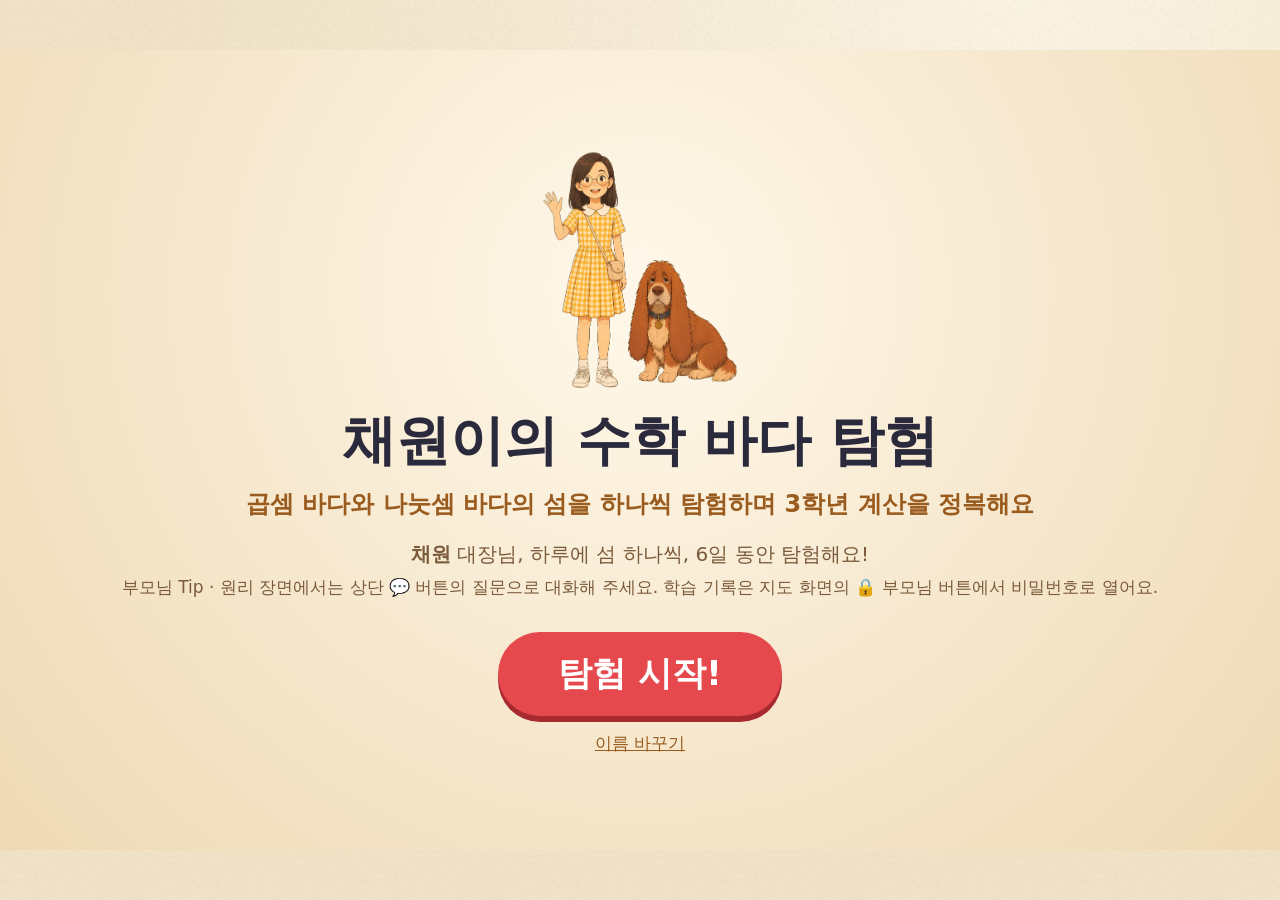
<file: index.html>
<!DOCTYPE html>
<html lang="ko">
<head>
<meta charset="utf-8">
<meta name="viewport" content="width=device-width, initial-scale=1, maximum-scale=1, user-scalable=no, viewport-fit=cover">
<meta name="apple-mobile-web-app-capable" content="yes">
<meta name="mobile-web-app-capable" content="yes">
<meta name="apple-mobile-web-app-title" content="곱셈 섬 탐험">
<meta name="theme-color" content="#FFD7A8">
<title>곱셈 섬 탐험</title>
<link rel="stylesheet" href="style.css?v=20261119a">
</head>
<body>
<div id="rotate"><div style="font-size:80px">🔄</div>아이패드를 가로로 돌려 주세요</div>

<div id="stage">
  <div id="screen"></div>
  <div id="fx"></div>

  <div id="header">
    <button class="hbtn" id="bMap">🗺 지도</button>
    <div id="title"></div>
    <div id="tabs"></div>
    <div id="dots"></div>
    <div id="htools">
      <button class="hbtn lt" id="bTip">💬 부모님 질문</button>
      <button class="hbtn lt" id="bSpeed">🙂 보통</button>
      <button class="hbtn lt" id="bAuto">자동 넘김</button>
      <button class="hbtn" id="bSound">🔊</button>
    </div>
  </div>
  <div id="tip"></div>

  <div id="bottom">
    <div id="parrot"></div>
    <div id="pname">루퍼드</div>
    <div id="bubble"></div>
    <div id="ctrls"></div>
  </div>

  <div id="ov"></div>

  <div id="start">
    <div id="startParrot"></div>
    <h1 id="startTitle"></h1>
    <h2 id="startSub">곱셈 바다의 섬 6개를 탐험하며 (두 자리 수) × (두 자리 수)를 정복해요</h2>
    <p id="startMsg"></p>
    <button id="go">탐험 시작!</button>
    <button id="rename">이름 바꾸기</button>
  </div>
</div>

<script src="js/engine.js?v=20261119a"></script>
<script src="js/math.js?v=20261119a"></script>
<script src="js/board.js?v=20261119a"></script>
<script src="js/lesson.js?v=20261119a"></script>
<script src="js/lessons.js?v=20261119a"></script>
<script src="js/practice.js?v=20261119a"></script>
<script src="js/apply.js?v=20261119a"></script>
<script src="js/exam.js?v=20261119a"></script>
<script src="js/examdiv.js?v=20261119a"></script>
<script src="js/divmath.js?v=20261119a"></script>
<script src="js/divscene.js?v=20261119a"></script>
<script src="js/divpractice.js?v=20261119a"></script>
<script src="js/app.js?v=20261119a"></script>
<script src="js/audit.js?v=20261119a"></script>
</body>
</html>
</file>
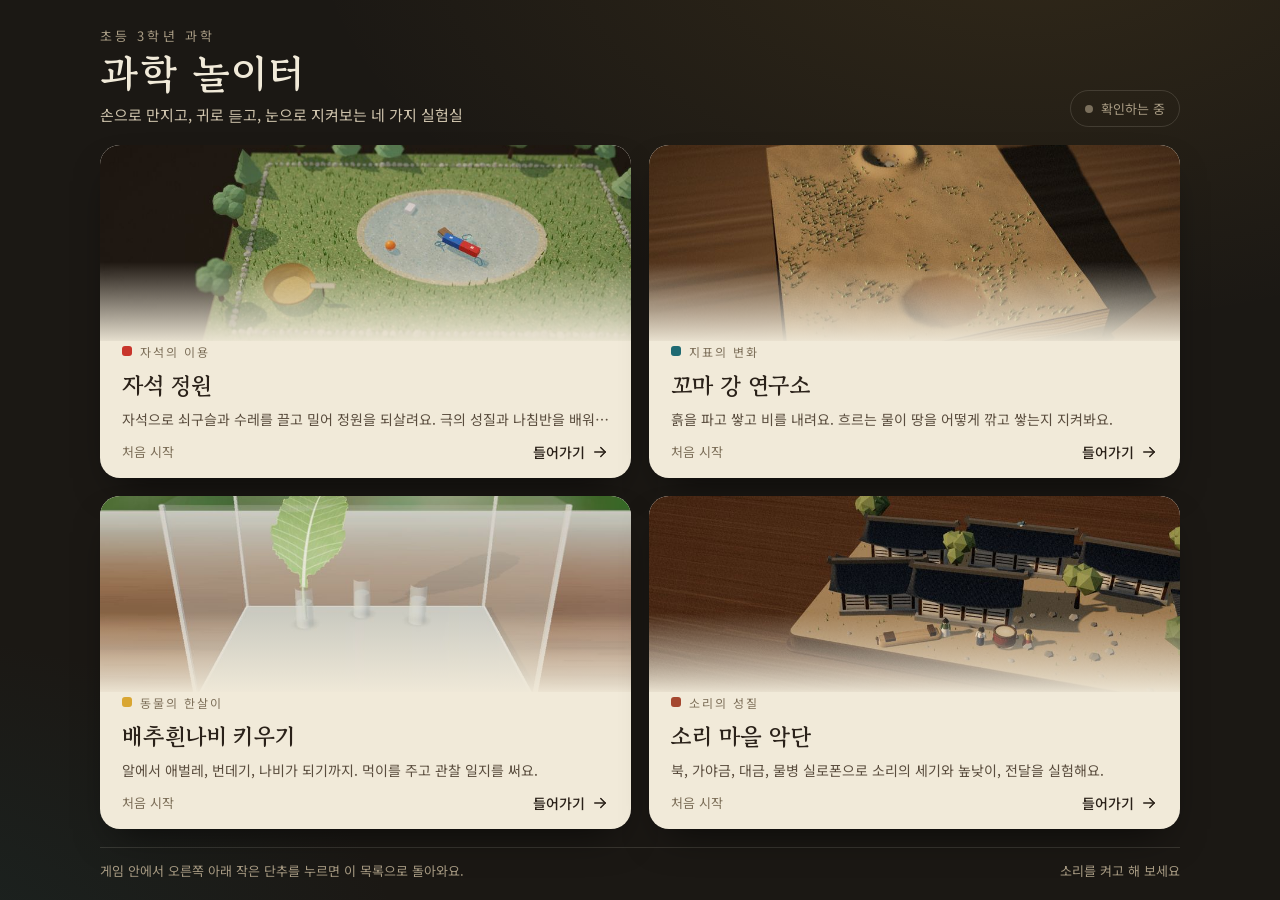
<file: science/index.html>
<!doctype html>
<html lang="ko">
<head>
<meta charset="utf-8">
<meta name="viewport" content="width=device-width,initial-scale=1,maximum-scale=1,user-scalable=no,viewport-fit=cover">
<meta name="apple-mobile-web-app-capable" content="yes">
<meta name="mobile-web-app-capable" content="yes">
<meta name="apple-mobile-web-app-status-bar-style" content="black-translucent">
<meta name="apple-mobile-web-app-title" content="과학 놀이터">
<meta name="theme-color" content="#1b1814">
<title>과학 놀이터</title>
<link rel="manifest" href="manifest.webmanifest">
<link rel="apple-touch-icon" href="icons/apple-touch-icon.png">
<link rel="icon" href="icons/icon-192.png">
<style>
@font-face{font-family:'Gowun Batang';font-weight:400;font-display:swap;src:url(font/GowunBatang-400.woff2) format('woff2')}
@font-face{font-family:'Gowun Batang';font-weight:700;font-display:swap;src:url(font/GowunBatang-700.woff2) format('woff2')}
@font-face{font-family:'Noto Sans KR';font-weight:400;font-display:swap;src:url(font/NotoSansKR-400.woff2) format('woff2')}
@font-face{font-family:'Noto Sans KR';font-weight:500;font-display:swap;src:url(font/NotoSansKR-500.woff2) format('woff2')}
:root{
  --bg:#1b1814; --bg2:#26211b; --paper:#f1ead9; --paper-2:#d9cfb8; --ink:#2a2119; --muted:#a99c84;
  --line:rgba(241,234,217,.14);
  --serif:'Gowun Batang','Nanum Myeongjo',serif;
  --sans:'Noto Sans KR','Apple SD Gothic Neo',sans-serif;
}
*{box-sizing:border-box;-webkit-tap-highlight-color:transparent}
html,body{margin:0;min-height:100%;background:var(--bg);color:var(--paper);font-family:var(--sans);
  -webkit-user-select:none;user-select:none;-webkit-touch-callout:none;overscroll-behavior:none;-webkit-text-size-adjust:100%}
body{
  background:
    radial-gradient(1200px 700px at 80% -10%, rgba(201,154,60,.13), transparent 60%),
    radial-gradient(900px 600px at -10% 110%, rgba(31,106,114,.16), transparent 60%),
    var(--bg);
  min-height:100vh;min-height:100dvh;
  padding:calc(env(safe-area-inset-top,0px) + 40px) calc(env(safe-area-inset-right,0px) + 40px) calc(env(safe-area-inset-bottom,0px) + 32px) calc(env(safe-area-inset-left,0px) + 40px);
}
.wrap{max-width:1080px;margin:0 auto;display:flex;flex-direction:column;gap:28px;min-height:calc(100dvh - 72px)}
header{display:flex;align-items:flex-end;justify-content:space-between;gap:24px;flex-wrap:wrap}
.kicker{font-size:13px;letter-spacing:.24em;color:var(--muted);margin:0 0 10px}
h1{font-family:var(--serif);font-weight:700;font-size:clamp(34px,5vw,52px);margin:0;letter-spacing:.04em;line-height:1.1}
.sub{margin:12px 0 0;color:#cfc4ad;font-size:16px;line-height:1.6}
.status{font-size:13px;color:var(--muted);display:flex;align-items:center;gap:8px;padding:8px 14px;border:1px solid var(--line);border-radius:999px;white-space:nowrap}
.status i{width:8px;height:8px;border-radius:50%;background:#7a6f5c;display:inline-block}
.status.ok i{background:#7fb069;box-shadow:0 0 0 4px rgba(127,176,105,.18)}
.status.busy i{background:#d9a632;animation:pulse 1.2s ease-in-out infinite}
@keyframes pulse{50%{opacity:.35}}
.grid{display:grid;grid-template-columns:repeat(2,minmax(0,1fr));gap:22px}
.card{position:relative;display:flex;flex-direction:column;text-decoration:none;color:var(--ink);background:var(--paper);
  border-radius:20px;overflow:hidden;box-shadow:0 1px 0 rgba(255,255,255,.4) inset,0 18px 40px -18px rgba(0,0,0,.7);
  transition:transform .18s ease, box-shadow .18s ease}
.card:active{transform:scale(.98)}
@media (hover:hover){.card:hover{transform:translateY(-3px);box-shadow:0 1px 0 rgba(255,255,255,.4) inset,0 26px 50px -18px rgba(0,0,0,.8)}}
.pic{position:relative;aspect-ratio:16/8.4;overflow:hidden;background:#2b251e}
.pic img{width:100%;height:100%;object-fit:cover;display:block}
.pic::after{content:"";position:absolute;inset:auto 0 0 0;height:40%;background:linear-gradient(to top,rgba(241,234,217,.95),transparent)}
.body{padding:2px 22px 20px;display:flex;flex-direction:column;gap:6px;flex:1}
.unit{font-size:12px;letter-spacing:.16em;color:#7d6f59;display:flex;align-items:center;gap:8px}
.unit b{width:10px;height:10px;border-radius:3px;display:inline-block}
.title{font-family:var(--serif);font-weight:700;font-size:26px;margin:2px 0 0}
.desc{font-size:14px;line-height:1.6;color:#5a4d3e;margin:0}
.go{margin-top:auto;padding-top:12px;display:flex;align-items:center;justify-content:space-between;font-size:14px;color:#5a4d3e}
.go span:last-child{font-weight:500;color:var(--ink);display:inline-flex;align-items:center;gap:6px}
.go svg{width:18px;height:18px}
.best{font-size:13px;color:#7d6f59}
footer{margin-top:auto;font-size:13px;line-height:1.7;color:var(--muted);border-top:1px solid var(--line);padding-top:16px;display:flex;gap:16px;flex-wrap:wrap;justify-content:space-between}
.install{display:none;background:rgba(241,234,217,.07);border:1px solid var(--line);border-radius:14px;padding:12px 16px;font-size:14px;line-height:1.6;color:#e5dcc7}
.install.show{display:block}
.install svg{width:16px;height:16px;vertical-align:-3px}
@media (max-width:720px){
  body{padding-left:calc(env(safe-area-inset-left,0px) + 16px);padding-right:calc(env(safe-area-inset-right,0px) + 16px)}
  .grid{grid-template-columns:1fr}
}
@media (orientation:landscape) and (min-width:900px){
  body{padding-top:calc(env(safe-area-inset-top,0px) + 26px);padding-bottom:calc(env(safe-area-inset-bottom,0px) + 18px)}
  .wrap{height:calc(100dvh - 44px - env(safe-area-inset-top,0px) - env(safe-area-inset-bottom,0px));min-height:0;gap:18px}
  h1{font-size:40px}.sub{margin-top:8px;font-size:15px}.kicker{margin-bottom:6px}
  .grid{flex:1;min-height:0;grid-template-rows:1fr 1fr;gap:18px}
  .pic{aspect-ratio:auto;flex:1;min-height:0}
  .body{flex:0 0 auto;padding-bottom:16px}
  .title{font-size:23px}
  .desc{white-space:nowrap;overflow:hidden;text-overflow:ellipsis}
  .go{padding-top:6px}
  footer{margin-top:0;padding-top:12px}
}
</style>
</head>
<body>
<div class="wrap">
  <header>
    <div>
      <p class="kicker">초등 3학년 과학</p>
      <h1>과학 놀이터</h1>
      <p class="sub">손으로 만지고, 귀로 듣고, 눈으로 지켜보는 네 가지 실험실</p>
    </div>
    <div class="status" id="status"><i></i><span>확인하는 중</span></div>
  </header>

  <div class="install" id="install">
    아이패드에 앱처럼 설치하려면 Safari 아래쪽(또는 위쪽)의
    <svg viewBox="0 0 24 24" fill="none" stroke="currentColor" stroke-width="2" stroke-linecap="round" stroke-linejoin="round"><path d="M12 3v12"/><path d="M8 7l4-4 4 4"/><path d="M5 12v7a2 2 0 0 0 2 2h10a2 2 0 0 0 2-2v-7"/></svg>
    공유 단추를 누르고 <b>홈 화면에 추가</b>를 고르세요. 한 번 열어 두면 인터넷 없이도 실행돼요.
  </div>

  <main class="grid" id="grid"></main>

  <footer>
    <span>게임 안에서 오른쪽 아래 작은 단추를 누르면 이 목록으로 돌아와요.</span>
    <span>소리를 켜고 해 보세요</span>
  </footer>
</div>

<script>
const GAMES = [
  { id:'magnet', file:'games/magnet.html', title:'자석 정원', unit:'자석의 이용', color:'#c8352b',
    desc:'자석으로 쇠구슬과 수레를 끌고 밀어 정원을 되살려요. 극의 성질과 나침반을 배워요.', key:'magnet-garden-v1' },
  { id:'river', file:'games/river.html', title:'꼬마 강 연구소', unit:'지표의 변화', color:'#1f6a72',
    desc:'흙을 파고 쌓고 비를 내려요. 흐르는 물이 땅을 어떻게 깎고 쌓는지 지켜봐요.', key:'kkoma-river-lab-v1' },
  { id:'butterfly', file:'games/butterfly.html', title:'배추흰나비 키우기', unit:'동물의 한살이', color:'#d9a632',
    desc:'알에서 애벌레, 번데기, 나비가 되기까지. 먹이를 주고 관찰 일지를 써요.', key:'baechu-nabi-save-v1' },
  { id:'sound', file:'games/sound.html', title:'소리 마을 악단', unit:'소리의 성질', color:'#a4472f',
    desc:'북, 가야금, 대금, 물병 실로폰으로 소리의 세기와 높낮이, 전달을 실험해요.', key:'sori-maeul-v1' },
];
const arrow = '<svg viewBox="0 0 24 24" fill="none" stroke="currentColor" stroke-width="2" stroke-linecap="round" stroke-linejoin="round"><path d="M5 12h14"/><path d="M13 6l6 6-6 6"/></svg>';
const grid = document.getElementById('grid');
for (const g of GAMES) {
  let played = false;
  try { played = !!localStorage.getItem(g.key); } catch (e) {}
  const a = document.createElement('a');
  a.className = 'card'; a.href = g.file;
  a.innerHTML = `<div class="pic"><img src="img/${g.id}.jpg" alt=""></div>
    <div class="body">
      <div class="unit"><b style="background:${g.color}"></b>${g.unit}</div>
      <h2 class="title">${g.title}</h2>
      <p class="desc">${g.desc}</p>
      <div class="go"><span class="best">${played ? '이어서 하기' : '처음 시작'}</span><span>들어가기 ${arrow}</span></div>
    </div>`;
  grid.appendChild(a);
}

// 홈 화면 설치 안내 (Safari에서 열었을 때만)
const standalone = window.navigator.standalone === true || matchMedia('(display-mode: standalone)').matches;
const ios = /iPad|iPhone|iPod/.test(navigator.userAgent) || (navigator.platform === 'MacIntel' && navigator.maxTouchPoints > 1);
if (ios && !standalone) document.getElementById('install').classList.add('show');

// 오프라인 준비 상태
const st = document.getElementById('status');
function setStatus(cls, text){ st.className = 'status ' + cls; st.lastElementChild.textContent = text; }
if (!('serviceWorker' in navigator)) setStatus('', '오프라인 저장을 지원하지 않는 브라우저');
else {
  navigator.serviceWorker.addEventListener('message', e => {
    if (e.data && e.data.type === 'progress') setStatus('busy', `내려받는 중 ${e.data.done}/${e.data.total}`);
    if (e.data && e.data.type === 'ready') setStatus('ok', '인터넷 없이 실행 가능');
  });
  navigator.serviceWorker.register('sw.js').then(async () => {
    await navigator.serviceWorker.ready;
    check();
  }).catch(() => setStatus('', '오프라인 저장 실패: 인터넷 연결 후 다시 열어 주세요'));
}
function CACHE_NAME_HINT(){ return 'science-pwa-v1'; }
async function check(){
  try {
    const c = await caches.open(CACHE_NAME_HINT());
    const keys = await c.keys();
    const need = ['games/magnet.html','games/river.html','games/butterfly.html','games/sound.html'];
    const have = need.every(n => keys.some(k => k.url.endsWith(n)));
    if (have) setStatus('ok', '인터넷 없이 실행 가능');
    else { setStatus('busy', '내려받는 중'); setTimeout(check, 1500); }
  } catch (e) { setStatus('', '확인할 수 없음'); }
}
</script>
</body>
</html>
</file>
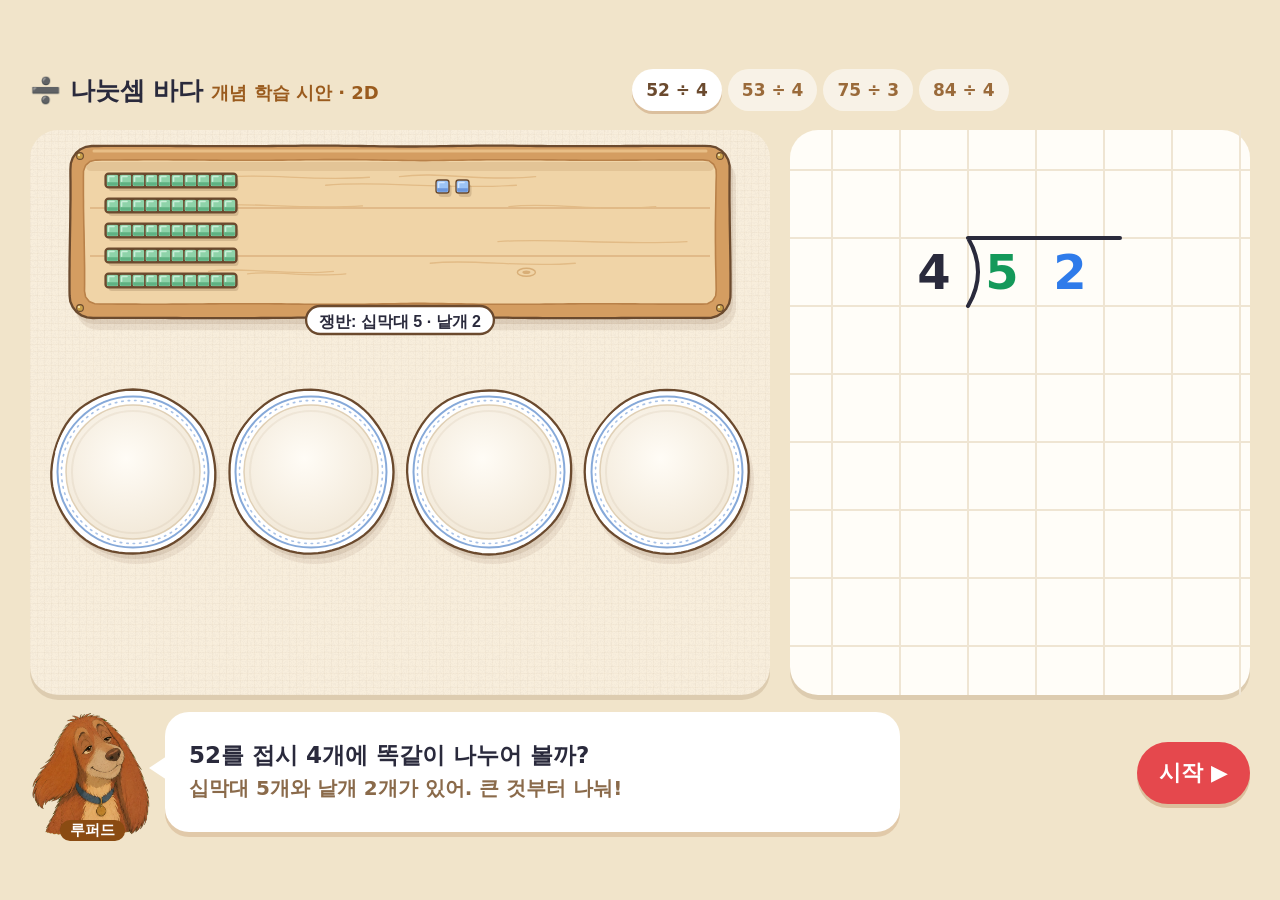
<file: proto/div2d.html>
<!DOCTYPE html>
<html lang="ko">
<head>
<meta charset="utf-8">
<meta name="viewport" content="width=device-width, initial-scale=1, maximum-scale=1, user-scalable=no, viewport-fit=cover">
<title>나눗셈 개념 시안 (2D)</title>
<link rel="stylesheet" href="../style.css">
<style>
  body{background:#F1E4CA}
  .panel{box-shadow:0 5px 0 rgba(120,80,40,.16)}
  .pL{background-color:#F8EEDC;overflow:hidden}
  .pR{background-color:#FFFDF8}
  #sv{position:absolute;left:0;top:0;width:740px;height:565px}
  #tabs button.on{color:#6B4A2E}
  #tabs .sep{width:14px}
  #ld{position:absolute;left:0;top:0;width:460px;height:565px}
  .ldg{position:absolute;width:64px;height:64px;transform:translate(-50%,-50%);display:flex;align-items:center;justify-content:center;font-size:48px;font-weight:800;color:#2A2A3C}
  .ldg.g{color:#14995A}.ldg.b{color:#2F7BEA}.ldg.r{color:#E5484D}
  .ldg.pop{animation:pop .42s cubic-bezier(.3,1.6,.5,1)}
  @keyframes pop{0%{transform:translate(-50%,-50%) scale(.2);opacity:0}100%{transform:translate(-50%,-50%) scale(1);opacity:1}}
  .cband{position:absolute;border-radius:14px;transition:opacity .35s;opacity:0}
  .cband.g{background:#DBF4E5}.cband.b{background:#E3EEFF}
  .lline{position:absolute;height:4px;background:#2A2A3C;border-radius:2px;transform-origin:left;transition:transform .4s}
  #chk{position:absolute;left:0;width:460px;top:470px;text-align:center;font-size:26px;font-weight:800;color:#6B4A2E;opacity:0;transition:opacity .4s}
  #guide{position:absolute;left:-6px;top:-8px;width:136px;height:136px}
  #guide img{position:absolute;left:0;top:0;width:136px;height:136px;transform-origin:50% 100%}
  #guide img.talk{animation:talk .6s ease-in-out 2}
  @keyframes talk{0%,100%{transform:rotate(0)}50%{transform:rotate(-2deg) translateY(-2px)}}
  #gname{position:absolute;left:30px;top:112px;font-size:15px;font-weight:800;color:#fff;background:#8A4B12;border-radius:10px;padding:1px 10px}
  .pill.w{background:#fff;color:#6B4A2E}
  .pill.opt{background:#fff;color:#2A2A3C;font-size:24px;min-width:110px}
  .lb text{font-size:22px;font-weight:800;font-family:ui-rounded,"Apple SD Gothic Neo",sans-serif}
  .lb.s text{font-size:16px}
</style>
</head>
<body>
<div id="stage">
  <div id="header">
    <div id="title">➗ 나눗셈 바다<small>개념 학습 시안 · 2D</small></div>
    <div id="tabs"></div>
  </div>
  <div class="panel pL" id="pL"><svg id="sv" viewBox="0 0 740 565"></svg></div>
  <div class="panel pR"><div id="ld"></div><div id="chk"></div></div>
  <div id="bottom">
    <div id="guide"><img id="face" src="../img/char/rupert_hello.webp" alt=""></div><div id="gname">루퍼드</div>
    <div id="bubble"></div>
    <div id="ctrls"></div>
  </div>
</div>

<script>
/* ---------- 화면 맞추기 ---------- */
const stage = document.getElementById('stage');
function fit(){ const de = document.documentElement, s = Math.min(de.clientWidth/1280, de.clientHeight/800); stage.style.transform = `translate(-50%,-50%) scale(${s})`; }
addEventListener('resize', fit); fit();

/* ---------- 소리 ---------- */
let AC = null;
const unlock = () => { if (!AC) try { AC = new (window.AudioContext||window.webkitAudioContext)(); } catch(e){} };
function tone(f, d=.08, type='triangle', v=.12, slide=0, delay=0){
  if (!AC) return; const o = AC.createOscillator(), g = AC.createGain(), t = AC.currentTime + delay;
  o.type = type; o.frequency.setValueAtTime(f, t); if (slide) o.frequency.exponentialRampToValueAtTime(slide, t+d);
  g.gain.setValueAtTime(v, t); g.gain.exponentialRampToValueAtTime(.001, t+d); o.connect(g).connect(AC.destination); o.start(t); o.stop(t+d);
}
const SFX = {
  lift:()=>tone(300,.06,'sine',.05,420),
  tok:()=>{ tone(540,.06,'triangle',.10,360); tone(1200,.03,'sine',.03,900,.01); },
  crack:()=>{ tone(1400,.04,'square',.04,500); tone(220,.14,'triangle',.12,110,.02); },
  ding:()=>{ tone(880,.18,'sine',.12); tone(1320,.25,'sine',.10,0,.11); },
  write:()=>tone(660,.05,'sine',.06) };

/* ---------- 말풍선 · 버튼 ---------- */
const $ = id => document.getElementById(id);
const css = (e, o) => Object.assign(e.style, o);
const jo = (n, a, b) => [0,1,3,6,7,8].includes(n%10) ? a : b;   // 숫자 뒤 을/를
// 루퍼드 표정: 말할 때마다 상황에 맞는 얼굴로 바꾸고 살짝 흔들기
const FACES = ['explain','praise','surprise','think','cheer','comfort','hello','focus'];
FACES.forEach(f=>{ new Image().src = `../img/char/rupert_${f}.webp`; });
const say = (html, face='explain') => {
  $('bubble').innerHTML = '<div>'+html+'</div>';
  const im = $('face'); im.src = `../img/char/rupert_${face}.webp`; im.classList.remove('talk'); void im.offsetWidth; im.classList.add('talk');
};
function buttons(list){
  const c = $('ctrls'); c.innerHTML = '';
  return new Promise(res=>list.forEach(o=>{ const b = document.createElement('button'); b.className = 'pill ' + (o.cls||''); b.innerHTML = o.label;
    b.onclick = ()=>{ unlock(); res(o.val); }; c.appendChild(b); }));
}
const clearBtns = () => { $('ctrls').innerHTML = ''; };

/* ---------- 움직임 ---------- */
const tweens = new Set();
let clockOff = 0; const now = () => performance.now() + clockOff;
const ease = p => p<.5 ? 2*p*p : 1-Math.pow(-2*p+2,2)/2;
const outBack = p => { const c1 = 1.7, c3 = c1+1; return 1 + c3*Math.pow(p-1,3) + c1*Math.pow(p-1,2); };
const tw = (dur, f) => new Promise(res=>tweens.add({t0:now(), dur, f, res}));
const sleep = ms => tw(ms, ()=>{});
function frame(){ const n = now(); for (const t of [...tweens]){ const p = Math.min(1, (n-t.t0)/t.dur); t.f(p); if (p>=1){ tweens.delete(t); t.res(); } } }
(function loop(){ frame(); requestAnimationFrame(loop); })();
window.T = { async step(sec){ for (let t=0; t<sec*1000; t+=16){ clockOff += 16; frame(); for (let k=0;k<6;k++) await Promise.resolve(); } } };

/* ---------- 손그림 도구 ---------- */
const NS = 'http://www.w3.org/2000/svg', sv = $('sv');
const INK = '#6B4A2E';
function el(tag, attrs, parent){ const e = document.createElementNS(NS, tag); for (const k in attrs) e.setAttribute(k, attrs[k]); (parent||sv).appendChild(e); return e; }
let seed = 7; const rnd = () => { seed = (seed*16807) % 2147483647; return (seed-1)/2147483646; };
// 손으로 그린 듯 살짝 흔들리는 둥근 선 (경로 계산만 하므로 화면 부담 없음)
function wobblyCircle(cx, cy, r, amp=0.9){
  const p1 = rnd()*6.28, p2 = rnd()*6.28, n = 72; let d = '';
  for (let i=0;i<=n;i++){ const a = i/n*Math.PI*2, rr = r + amp*(.6*Math.sin(3*a+p1) + .4*Math.sin(7*a+p2));
    d += (i?'L':'M') + (cx+Math.cos(a)*rr).toFixed(1) + ' ' + (cy+Math.sin(a)*rr).toFixed(1); }
  return d + 'Z';
}
function wobblyRoundRect(x, y, w, h, r, amp=0.6){
  const tmp = el('path', {d:`M${x+r} ${y}H${x+w-r}A${r} ${r} 0 0 1 ${x+w} ${y+r}V${y+h-r}A${r} ${r} 0 0 1 ${x+w-r} ${y+h}H${x+r}A${r} ${r} 0 0 1 ${x} ${y+h-r}V${y+r}A${r} ${r} 0 0 1 ${x+r} ${y}Z`});
  const L = tmp.getTotalLength(), n = Math.round(L/6), cx = x+w/2, cy = y+h/2, p1 = rnd()*6.28; let d = '';
  for (let i=0;i<=n;i++){ const pt = tmp.getPointAtLength(i/n*L), dx = pt.x-cx, dy = pt.y-cy, m = Math.hypot(dx,dy)||1, o = amp*Math.sin(i*0.21+p1);
    d += (i?'L':'M') + (pt.x+dx/m*o).toFixed(1) + ' ' + (pt.y+dy/m*o).toFixed(1); }
  tmp.remove(); return d + 'Z';
}
// 종이결: 한 번만 만들어 배경 그림으로 (움직일 때 다시 그리지 않음)
(function paper(){
  const c = document.createElement('canvas'); c.width = c.height = 180; const x = c.getContext('2d'), im = x.createImageData(180,180);
  for (let i=0;i<im.data.length;i+=4){ const v = 120 + Math.random()*90; im.data[i]=im.data[i+1]=im.data[i+2]=v; im.data[i+3] = Math.random()<.5 ? 10 : 0; }
  x.putImageData(im,0,0);
  $('pL').style.backgroundImage = `url(${c.toDataURL()}), repeating-linear-gradient(0deg, rgba(150,110,60,.035) 0 1px, transparent 1px 7px), repeating-linear-gradient(90deg, rgba(150,110,60,.035) 0 1px, transparent 1px 7px)`;
})();

/* ---------- 수 모형 ---------- */
const PAL = { ten:['#8ED3A9','#5FB283','#C9EED8'], one:['#9CC3F5','#6C96DB','#D3E5FC'], red:['#F5A493','#DA735E','#FBD3CA'] };
const C = 13;   // 한 칸
let ORI = 'h';   // 가로로 눕혀 놓기 (사용자 결정)
// 낱개 한 칸: 바탕 · 아래쪽 그림자 띠 · 왼쪽 위 빛 · 연필 테두리
function cell(g, pal){
  const c = el('g', {}, g);
  const f = el('rect', {x:0, y:0, width:C, height:C, rx:2.6, fill:pal[0]}, c);
  const s = el('path', {d:`M1.2 ${C*.64} H${C-1.2} V${C-2.4} Q${C-1.2} ${C-1.2} ${C-2.4} ${C-1.2} H2.4 Q1.2 ${C-1.2} 1.2 ${C-2.4}Z`, fill:pal[1]}, c);
  const h = el('path', {d:`M2.6 ${C*.55} V3.4 Q2.6 2.6 3.4 2.6 H${C*.62}`, fill:'none', stroke:pal[2], 'stroke-width':1.5, 'stroke-linecap':'round'}, c);
  el('rect', {x:0, y:0, width:C, height:C, rx:2.6, fill:'none', stroke:INK, 'stroke-width':1.35}, c);
  c._f = f; c._s = s; c._h = h; return c;
}
const shadowLayer = () => sv.querySelector('#shadows');
class Piece {
  constructor(n, pal, parent){
    this.n = n; this.g = el('g', {}, parent); this.cells = [];
    for (let k=0;k<n;k++) this.cells.push(cell(this.g, pal));
    if (n > 1) this.frame = el('rect', {x:-.6, y:-.6, rx:3.2, fill:'none', stroke:INK, 'stroke-width':2}, this.g);
    this.sh = el('rect', {rx:3.5, fill:'#6B4A2E', opacity:.2}, shadowLayer());
    this.x = 0; this.y = 0; this.hgt = 0; this.r = 0; this.s = 1; this.gap = 0; this.layout();
  }
  get W(){ return ORI==='h' || this.n===1 ? this.n*C : C; }
  get H(){ return ORI==='h' || this.n===1 ? C : this.n*C; }
  layout(){
    this.cells.forEach((c,k)=>{ const o = k*C + (k-(this.n-1)/2)*this.gap; c.setAttribute('transform', ORI==='h' ? `translate(${o},0)` : `translate(0,${o})`); });
    if (this.frame){ this.frame.setAttribute('width', this.W+1.2); this.frame.setAttribute('height', this.H+1.2); }
    this.sh.setAttribute('width', this.W); this.sh.setAttribute('height', this.H);
  }
  set(x, y){ this.x = x; this.y = y; this.draw(); return this; }
  draw(){
    const W = this.W, H = this.H, k = this.hgt;
    this.g.setAttribute('transform', `translate(${this.x},${this.y - k}) rotate(${this.r} ${W/2} ${H/2}) translate(${W/2} ${H/2}) scale(${this.s}) translate(${-W/2} ${-H/2})`);
    const ss = 1 - Math.min(.35, k/260);
    this.sh.setAttribute('transform', `translate(${this.x + 2.5 + k*.12},${this.y + 4}) translate(${W/2} ${H/2}) scale(${ss}) translate(${-W/2} ${-H/2})`);
    this.sh.setAttribute('opacity', (.2 * (1 - Math.min(.6, k/150))).toFixed(3));
  }
  // 위로 들어 올렸다가 내려놓기: 그림자는 바닥에 남아 높이가 보이게
  async fly(x, y, dur=520, h=60, spin=0){
    const x0 = this.x, y0 = this.y; SFX.lift();
    await tw(dur, p=>{ const e = ease(p); this.x = x0+(x-x0)*e; this.y = y0+(y-y0)*e; this.hgt = Math.sin(Math.PI*e)*h; this.r = Math.sin(Math.PI*e)*spin; this.draw(); });
    this.hgt = 0; this.r = 0;
    await tw(170, p=>{ this.s = 1 + .1*Math.sin(Math.PI*p); this.draw(); }); this.s = 1; this.draw();
  }
  recolor(pal, dur=420){ const from = this.cells.map(c=>[c._f.getAttribute('fill'), c._s.getAttribute('fill'), c._h.getAttribute('stroke')]);
    return tw(dur, p=>this.cells.forEach((c,i)=>{ c._f.setAttribute('fill', mix(from[i][0], pal[0], p)); c._s.setAttribute('fill', mix(from[i][1], pal[1], p)); c._h.setAttribute('stroke', mix(from[i][2], pal[2], p)); })); }
  remove(){ this.g.remove(); this.sh.remove(); }
}
function mix(a, b, p){ const A = parseInt(a.slice(1),16), B = parseInt(b.slice(1),16); const ch = s => Math.round(((A>>s)&255)*(1-p) + ((B>>s)&255)*p);
  return '#'+[16,8,0].map(s=>ch(s).toString(16).padStart(2,'0')).join(''); }
const raise = p => p.g.parentNode.appendChild(p.g);

/* ---------- 쟁반 ---------- */
const TRAY = {x:40, y:16, w:660, h:172};
function drawTray(){
  const g = el('g', {});
  el('rect', {x:TRAY.x+6, y:TRAY.y+12, width:TRAY.w, height:TRAY.h, rx:22, fill:'rgba(107,74,46,.10)'}, g);
  el('rect', {x:TRAY.x+3, y:TRAY.y+6, width:TRAY.w, height:TRAY.h, rx:22, fill:'rgba(107,74,46,.10)'}, g);
  el('path', {d:wobblyRoundRect(TRAY.x, TRAY.y, TRAY.w, TRAY.h, 22, .5), fill:'#D49D61', stroke:INK, 'stroke-width':2.3, 'stroke-linejoin':'round'}, g);
  el('path', {d:`M${TRAY.x+24} ${TRAY.y+5} H${TRAY.x+TRAY.w-24}`, stroke:'#E8BE86', 'stroke-width':3, 'stroke-linecap':'round'}, g);   // 테두리 윗면 빛
  const ix = TRAY.x+14, iy = TRAY.y+14, iw = TRAY.w-28, ih = TRAY.h-28;
  el('path', {d:wobblyRoundRect(ix, iy, iw, ih, 12, .6), fill:'#F0D4A7', stroke:'#B98149', 'stroke-width':1.6}, g);
  el('rect', {x:ix+2, y:iy+2, width:iw-4, height:9, rx:5, fill:'rgba(140,90,40,.13)'}, g);   // 안쪽 그늘
  // 바닥 판자 이음새
  [ih/3, ih*2/3].forEach(o=>el('path', {d:`M${ix+6} ${iy+o} H${ix+iw-6}`, stroke:'#DDB27F', 'stroke-width':1.6}, g));
  // 나뭇결
  for (let i=0;i<9;i++){ const y0 = iy + 10 + rnd()*(ih-20), x0 = ix + 20 + rnd()*(iw-200), L = 80 + rnd()*120;
    el('path', {d:`M${x0} ${y0} c ${L*.3} ${-3-rnd()*3}, ${L*.6} ${3+rnd()*3}, ${L} 0`, fill:'none', stroke:'#E2BB86', 'stroke-width':1.3, 'stroke-linecap':'round'}, g); }
  const kx = ix + iw*.7, ky = iy + ih*.78;
  el('ellipse', {cx:kx, cy:ky, rx:9, ry:4, fill:'none', stroke:'#D8AE77', 'stroke-width':1.4}, g);
  el('ellipse', {cx:kx, cy:ky, rx:4, ry:1.8, fill:'#D8AE77'}, g);
  // 모서리 못
  [[TRAY.x+10,TRAY.y+10],[TRAY.x+TRAY.w-10,TRAY.y+10],[TRAY.x+10,TRAY.y+TRAY.h-10],[TRAY.x+TRAY.w-10,TRAY.y+TRAY.h-10]].forEach(([x,y])=>{
    el('circle', {cx:x, cy:y, r:3.4, fill:'#C9A04A', stroke:INK, 'stroke-width':1.1}, g); el('circle', {cx:x-1, cy:y-1, r:1, fill:'#FFF3C4'}, g); });
}

/* ---------- 접시 ---------- */
let plates = [];
function drawPlate(cx, cy, R){
  const g = el('g', {});
  el('circle', {cx:cx+4, cy:cy+9, r:R+1, fill:'rgba(107,74,46,.09)'}, g);
  el('circle', {cx:cx+2, cy:cy+5, r:R, fill:'rgba(107,74,46,.12)'}, g);
  el('path', {d:wobblyCircle(cx, cy, R), fill:'#FFFFFF', stroke:INK, 'stroke-width':2.3}, g);
  el('circle', {cx, cy, r:R-6.5, fill:'none', stroke:'#86A9D9', 'stroke-width':2}, g);                       // 파란 테 무늬
  el('circle', {cx, cy, r:R-10.5, fill:'none', stroke:'#A9C2E6', 'stroke-width':1.6, 'stroke-dasharray':'1.5 5', 'stroke-linecap':'round'}, g);
  el('circle', {cx, cy, r:R-15, fill:'url(#well)', stroke:'#E0D0B6', 'stroke-width':1.5}, g);              // 오목한 안쪽
  el('circle', {cx, cy, r:R-21, fill:'none', stroke:'rgba(160,130,90,.10)', 'stroke-width':2}, g);
  // 유약 반짝임
  const a0 = Math.PI*1.08, a1 = Math.PI*1.38, rr = R-3.2;
  el('path', {d:`M${cx+Math.cos(a0)*rr} ${cy+Math.sin(a0)*rr} A${rr} ${rr} 0 0 1 ${cx+Math.cos(a1)*rr} ${cy+Math.sin(a1)*rr}`, fill:'none', stroke:'#fff', 'stroke-width':3, 'stroke-linecap':'round', opacity:.95}, g);
  el('circle', {cx:cx+Math.cos(Math.PI*1.47)*rr, cy:cy+Math.sin(Math.PI*1.47)*rr, r:1.6, fill:'#fff'}, g);
  const glow = el('circle', {cx, cy, r:R+3, fill:'none', stroke:'#FFC93C', 'stroke-width':5, opacity:0}, g);
  return {g, glow};
}
function flash(e){ return tw(420, p=>e.setAttribute('opacity', (.85*(1-p)).toFixed(3))); }
function label(x, y, red, small){
  const g = el('g', {class:'lb'+(small?' s':''), opacity:0});
  const r = el('rect', {y:y-(small?14:19), height:small?28:38, rx:small?14:19, fill:'#fff', stroke: red ? '#D9534F' : INK, 'stroke-width':2.3}, g);
  const t = el('text', {x, y:y+1, 'text-anchor':'middle', 'dominant-baseline':'central', fill: red ? '#C0392B' : '#2A2A3C'}, g);
  g.setText = (s, bump=true) => { t.textContent = s; const w = Math.max(small?40:54, t.getComputedTextLength() + 26); r.setAttribute('x', x - w/2); r.setAttribute('width', w); g.setAttribute('opacity', 1);
    if (bump) tw(240, p=>g.setAttribute('transform', `translate(${x} ${y}) scale(${1+.18*Math.sin(Math.PI*p)}) translate(${-x} ${-y})`)); };
  return g;
}
function spotlight(x, y, w, h){ const e = el('rect', {x, y, width:w, height:h, rx:14, fill:'#FFE07A', opacity:0}, sv.querySelector('#spots')); tw(300, p=>e.setAttribute('opacity', (.42*p).toFixed(3))); return e; }
function unspot(e){ if (e) tw(250, p=>e.setAttribute('opacity', (.42*(1-p)).toFixed(3))).then(()=>e.remove()); }
// 쪼갤 때 칸 사이에 짧게 튀는 선
function sparks(x, y, horiz){
  const g = el('g', {stroke:INK, 'stroke-width':1.6, 'stroke-linecap':'round'});
  for (let k=0;k<3;k++){ const a = (horiz ? -Math.PI/2 : Math.PI) + (k-1)*0.6, x1 = x + Math.cos(a)*9, y1 = y + Math.sin(a)*9;
    el('path', {d:`M${x1} ${y1} L${x1+Math.cos(a)*7} ${y1+Math.sin(a)*7}`}, g); }
  tw(360, p=>g.setAttribute('opacity', (1-p).toFixed(3))).then(()=>g.remove());
}

/* ---------- 세로식 (오른쪽) ---------- */
const LD = { cx:{d:144, t:212, o:280}, y:{Q:74, D:142, S1:210, R1:278, S2:346, R2:414}, line1:244, line2:380 };
const ld = $('ld');
function ldReset(){
  ld.innerHTML = '';
  ['t','o'].forEach(c=>{ const b = document.createElement('div'); b.className = 'cband'; b.id = 'band'+c; css(b, {left:(LD.cx[c]-30)+'px', width:'60px', top:'42px', height:'406px'}); ld.appendChild(b); });
  let h = ''; for (let x=42; x<=460; x+=68) h += `<line x1="${x}" y1="0" x2="${x}" y2="565"/>`;
  for (let y=40; y<=565; y+=68) h += `<line x1="0" y1="${y}" x2="460" y2="${y}"/>`;
  ld.insertAdjacentHTML('beforeend', `<svg width="460" height="565" style="position:absolute;left:0;top:0"><g stroke="#EFE5D3" stroke-width="2">${h}</g>
    <path d="M178 108 Q198 142 178 176 M178 108 L330 108" fill="none" stroke="#2A2A3C" stroke-width="4" stroke-linecap="round"/>
    <path id="arrow" d="M304 162 C 328 196, 328 236, 304 262" fill="none" stroke="#E5484D" stroke-width="3" stroke-dasharray="6 6" opacity="0" style="transition:opacity .4s"/></svg>`);
  $('chk').style.opacity = 0;
}
function dg(col, row, txt, cls='k', anim=true){
  const d = document.createElement('div'); d.className = 'ldg '+cls+(anim?' pop':''); d.textContent = txt;
  css(d, {left:LD.cx[col]+'px', top:LD.y[row]+'px'}); ld.appendChild(d); if (anim) SFX.write(); return d;
}
function lline(y, x0, x1){ const l = document.createElement('div'); l.className = 'lline'; css(l, {left:x0+'px', top:(y-2)+'px', width:(x1-x0)+'px', transform:'scaleX(0)'}); ld.appendChild(l); requestAnimationFrame(()=>requestAnimationFrame(()=>l.style.transform='scaleX(1)')); }
function band(col, cls){ ['t','o'].forEach(c=>{ const b = $('band'+c); if (!b) return; if (c===col){ b.className = 'cband '+cls; b.style.opacity = 1; } else b.style.opacity = 0; }); }

/* ---------- 문제 고르기 · 놓는 방향 ---------- */
const PROBS = [[52,4],[53,4],[75,3],[84,4]];
let GEN = 0, CUR = [52,4];
function buildTabs(){
  const t = $('tabs'); t.innerHTML = '';
  PROBS.forEach(([a,d])=>{ const b = document.createElement('button'); b.textContent = `${a} ÷ ${d}`; if (a===CUR[0] && d===CUR[1]) b.className = 'on';
    b.onclick = ()=>{ unlock(); run(a, d); }; t.appendChild(b); });
}
// 쟁반 안 자리
const IX = TRAY.x+14, IY = TRAY.y+14;
const traySlotRod  = i => ORI==='h' ? [IX + 22 + Math.floor(i/5)*152, IY + 14 + (i%5)*(C+12)] : [IX + 22 + i*(C+10), IY + 10];
const traySlotCube = k => [IX + 352 + (k%12)*(C+7), IY + 20 + Math.floor(k/12)*(C+10)];

async function run(a, d){
  const g = ++GEN; tweens.clear(); sv.innerHTML = ''; seed = 7; CUR = [a,d]; buildTabs(); ldReset(); clearBtns();
  sv.insertAdjacentHTML('beforeend', `<defs><radialGradient id="well" cx="45%" cy="40%" r="65%"><stop offset="0" stop-color="#FFFCF6"/><stop offset="1" stop-color="#F1E7D6"/></radialGradient></defs>`);
  const alive = () => g === GEN;
  const T = Math.floor(a/10), O = a%10, q1 = Math.floor(T/d), r1 = T%d, ones = r1*10+O, q2 = Math.floor(ones/d), r2 = ones%d, q = q1*10+q2;

  drawTray();
  el('g', {id:'spots'});
  const sp = Math.min(240, 712/d), R = Math.min(108, sp/2 - 7), cy = 342;
  plates = [];
  for (let i=0;i<d;i++){ const cx = 370 + (i-(d-1)/2)*sp; plates.push({cx, cy, ...drawPlate(cx, cy, R)}); }
  const lbl = plates.map(p=>label(p.cx, cy + R + 32));
  el('g', {id:'shadows'});
  const layer = el('g', {});
  const trayLbl = label(TRAY.x + TRAY.w/2, TRAY.y + TRAY.h + 2, false, true);
  const rods = [], cubes = [];
  for (let i=0;i<T;i++){ const [x,y] = traySlotRod(i); rods.push(new Piece(10, PAL.ten, layer).set(x, y)); }
  for (let k=0;k<O;k++){ const [x,y] = traySlotCube(k); cubes.push(new Piece(1, PAL.one, layer).set(x, y)); }
  let inT = T, inO = O;
  const trayCount = () => trayLbl.setText(`쟁반: 십막대 ${inT} · 낱개 ${inO}`, false);
  trayCount();
  const cnt = plates.map(()=>({t:0, o:0}));
  const setCnt = i => lbl[i].setText(String(cnt[i].t*10 + cnt[i].o));
  // 접시 위 자리
  // 가로: 십막대 줄과 낱개 줄을 합친 높이의 가운데를 접시 가운데에 맞춤
  const HT = q1*(C+5) + (q2 ? 8 + Math.ceil(q2/6)*(C+3) : 0), TOP = cy - HT/2;
  const rodAt = (i, r) => ORI==='h'
    ? [plates[i].cx - 5*C, TOP + r*(C+5)]
    : [plates[i].cx - 6 - (q1 - r)*(C+6), plates[i].cy - 5*C];
  const cubeAt = (i, r) => ORI==='h'
    ? (()=>{ const per = 6, row = Math.floor(r/per), col = r%per; return [plates[i].cx - (per*(C+3)-3)/2 + col*(C+3), TOP + q1*(C+5) + 8 + row*(C+3)]; })()
    : [plates[i].cx + 6 + Math.floor(r/7)*(C+4), plates[i].cy - 5*C + 6 + (r%7)*(C+4)];

  dg('d','D',String(d),'k',false); dg('t','D',String(T),'g',false); dg('o','D',String(O),'b',false);
  say(`<b>${a}</b>${jo(a,'을','를')} 접시 <b>${d}</b>개에 똑같이 나누어 볼까?<br><span style="font-size:20px;color:#8A6A4A">십막대 ${T}개와 낱개 ${O}개가 있어. 큰 것부터 나눠!</span>`, 'hello');
  await buttons([{label:'시작 ▶', val:1}]); if (!alive()) return;

  /* ① 십막대 */
  band('t','g');
  const rodBox = ORI==='h' ? [IX+10, IY+6, Math.ceil(T/5)*152 + 4, Math.min(T,5)*(C+12) + 4] : [IX+12, IY+2, T*(C+10)+8, 10*C+16];
  let spot = spotlight(...rodBox);
  say(`십막대 <b class=g>${T}개</b>를 접시 <b>${d}</b>개에 똑같이 나누면,<br>한 접시에 <b>몇 개씩</b> 줄 수 있을까?`, 'think');
  await ask([q1-1, q1, q1+1].filter(x=>x>=1), q1, v => v > q1 ? `${v}개씩이면 십막대가 ${v*d}개 필요해. ${T}개뿐이라 모자라!` : `${v}개씩 주고도 ${T - v*d}개가 남아. 한 바퀴 더 줄 수 있어!`, alive);
  if (!alive()) return;
  clearBtns(); unspot(spot); say(`맞아! 한 개씩 차례로 나눠 줄게.`, 'praise');
  let ri = 0;
  for (let r=0;r<q1;r++) for (let i=0;i<d;i++){
    const rod = rods[ri++]; raise(rod); const [x,y] = rodAt(i, r);
    await rod.fly(x, y, r===0 ? 620 : 460, 80); if (!alive()) return;
    SFX.tok(); flash(plates[i].glow); inT--; trayCount(); cnt[i].t++; setCnt(i);
  }
  dg('t','Q',String(q1),'g'); await sleep(350);
  dg('t','S1',String(q1*d),'g'); await sleep(250); lline(LD.line1, 182, 244); await sleep(350);
  if (!alive()) return;
  const left = rods.slice(ri);
  if (r1){
    dg('t','R1',String(r1),'r'); await Promise.all(left.map(r=>r.recolor(PAL.red, 500)));
    say(`한 접시에 <b class=g>${q1}개</b>씩! 몫의 십의 자리는 <b class=g>${q1}</b>.<br>그런데 십막대 <b class=r>${r1}개</b>가 남았어. 이걸 어떻게 하지?`, 'think');
    const v = await buttons([{label:'낱개로 바꿔요', cls:'opt', val:'s'}, {label:'그냥 둬요', cls:'opt', val:'k'}]); if (!alive()) return;
    if (v==='k'){ say(`그대로 두면 똑같이 나누지 못한 게 너무 많아! 십막대 1개는 <b>낱개 10개</b>와 같으니까 바꿔서 나눠 보자.`, 'comfort'); await buttons([{label:'바꿔 보기 ▶', val:1}]); if (!alive()) return; }
    clearBtns();
    /* ② 내림: 십막대 → 낱개 10개 */
    say(`<b class=r>십막대 ${r1}개 = 낱개 ${r1*10}개</b>! 탁, 풀어 볼게.`, 'focus');
    let k0 = O;
    for (const rod of left){
      raise(rod);
      const mx = ORI==='h' ? IX + 175 : IX + 250, my = ORI==='h' ? IY + 64 : IY + 10;
      await rod.fly(mx, my, 560, 40); if (!alive()) return;
      rod.hgt = 0; await tw(300, p=>{ rod.r = Math.sin(p*Math.PI*6)*4*(1-p); rod.draw(); });
      SFX.crack();
      for (let k=1;k<10;k++){ const o = k*C + (k-5)*0; sparks(ORI==='h' ? rod.x + k*C : rod.x + C/2, ORI==='h' ? rod.y + C/2 : rod.y + k*C, ORI==='h'); }
      if (rod.frame) tw(200, p=>rod.frame.setAttribute('opacity', (1-p).toFixed(2)));
      await tw(420, p=>{ rod.gap = 6*outBack(p); rod.layout(); rod.cells.forEach((c,k)=>{}); });
      await rod.recolor(PAL.one, 380); if (!alive()) return;
      const pcs = rod.cells.map((c,k)=>{ const o = k*C + (k-4.5)*rod.gap; const pc = new Piece(1, PAL.one, layer);
        return ORI==='h' ? pc.set(rod.x + o, rod.y) : pc.set(rod.x, rod.y + o); });
      rod.remove(); inT--; inO += 10; trayCount();
      await Promise.all(pcs.map((pc,k)=>sleep(k*45).then(()=>{ const [x,y] = traySlotCube(k0+k); return pc.fly(x, y, 520, 36, (k%2?1:-1)*14); })));
      cubes.push(...pcs); k0 += 10;
    }
    if (!alive()) return;
  } else { say(`한 접시에 <b class=g>${q1}개</b>씩, 남은 십막대는 없어!`, 'explain'); await sleep(600); }
  $('arrow').style.opacity = 1; dg('o','R1',String(O),'b'); await sleep(450);
  band('o','b');
  spot = spotlight(IX + 340, IY + 8, 12*(C+7) + 6, Math.ceil(ones/12)*(C+10) + 12);
  say(`낱개가 모두 <b class=b>${ones}개</b>! 세로식에서는 <b class=b>${O}</b>${jo(O,'을','를')} 내려 써서 <b class=b>${ones}</b>.<br>낱개 ${ones}개를 접시 ${d}개에 똑같이 나누면 한 접시에 몇 개씩?`, 'think');
  /* ③ 낱개 */
  await ask([q2-1, q2, q2+1].filter(x=>x>=0), q2, v => v > q2 ? `${v}개씩이면 ${v*d}개가 필요해. ${ones}개뿐이야!` : `${v}개씩 주면 ${ones - v*d}개가 남아. 더 줄 수 있어!`, alive);
  if (!alive()) return;
  clearBtns(); unspot(spot); say(`좋아! 이번에도 한 개씩 차례로.`, 'praise');
  let ci = 0;
  for (let r=0;r<q2;r++) for (let i=0;i<d;i++){
    const c = cubes[ci++]; raise(c); const [x,y] = cubeAt(i, r);
    await c.fly(x, y, Math.max(260, 440 - (r*d+i)*18), 56, (i%2?1:-1)*12); if (!alive()) return;
    SFX.tok(); flash(plates[i].glow); inO--; trayCount(); cnt[i].o++; setCnt(i);
  }
  dg('o','Q',String(q2),'b'); await sleep(300);
  const p2 = q2*d; if (p2>=10) dg('t','S2',String(Math.floor(p2/10)),'b'); dg('o','S2',String(p2%10),'b'); await sleep(250);
  lline(LD.line2, 182, 312); await sleep(350);
  dg('o','R2',String(r2), r2 ? 'r' : 'k'); band(null);
  const rest = cubes.slice(ci);
  if (r2){
    await Promise.all(rest.map(c=>c.recolor(PAL.red, 450)));
    const LX = IX + 175, LY = IY + 64;
    await Promise.all(rest.map((c,k)=>sleep(k*80).then(()=>c.fly(LX - C/2 + (k-(rest.length-1)/2)*(C+6), LY, 520, 30))));
    const ring = el('ellipse', {cx:LX, cy:LY + C/2, rx:22 + rest.length*9, ry:20, fill:'none', stroke:'#D9534F', 'stroke-width':2, 'stroke-dasharray':'5 5', opacity:0}, sv.querySelector('#spots'));
    tw(300, p=>ring.setAttribute('opacity', p.toFixed(2)));
    label(LX, LY + 48, true, true).setText(`남은 것 ${r2}`);
  }
  if (!alive()) return;
  SFX.ding();
  say(r2 ? `한 접시에 <b>${q}</b>개씩, <b class=r>${r2}개</b>가 남아. 남은 것이 접시 수 <b>${d}</b>보다 작으니 더는 못 나눠!<br><b>${a} ÷ ${d} = ${q} … ${r2}</b>`
         : `한 접시에 <b>${q}</b>개씩, 남는 것 없이 똑같이 나눴어!<br><b>${a} ÷ ${d} = ${q}</b>`, r2 ? 'surprise' : 'praise');
  await buttons([{label:'맞는지 확인 ▶', val:1}]); if (!alive()) return; clearBtns();
  /* ④ 확인: 접시를 하나씩 짚으며 세기 */
  for (let i=0;i<d;i++){ flash(plates[i].glow); lbl[i].setText(String(q)); SFX.write(); await sleep(260); }
  $('chk').innerHTML = r2 ? `확인: ${d} × ${q} + ${r2} = ${a}` : `확인: ${d} × ${q} = ${a}`; $('chk').style.opacity = 1; SFX.ding();
  say(r2 ? `<b>${q}</b>개짜리 접시가 <b>${d}</b>개면 ${d*q}, 남은 <b class=r>${r2}</b>를 더하면 <b>${a}</b>! 처음 수와 같으니 맞았어.`
         : `<b>${q}</b>개짜리 접시가 <b>${d}</b>개면 <b>${d} × ${q} = ${a}</b>. 처음 수와 같으니 맞았어!`, 'cheer');
  await buttons([{label:'🔁 다시 보기', cls:'w', val:1}]); if (alive()) run(a, d);
}
async function ask(opts, ans, wrongMsg, alive){
  let tries = 0;
  while (alive()){
    const v = await buttons(opts.map(x=>({label:`${x}개`, cls:'opt', val:x})));
    if (!alive()) return;
    if (v === ans){ SFX.ding(); return; }
    tries++; say(wrongMsg(v) + (tries>=2 ? `<br>정답은 <b>${ans}개</b>야!` : ''), 'comfort');
    if (tries>=2){ await sleep(1400); return; }
  }
}
run(52, 4);
</script>
</body>
</html>
</file>
<file: style.css>
:root{
  --blue:#2F7BEA; --blueBg:#E3EEFF;
  --green:#14995A; --greenBg:#DBF4E5;
  --red:#E5484D; --redBg:#FFE3E3;
  --sum:#7A3FD0; --sumBg:#EFE6FF;
  --ink:#2A2A3C; --brown:#8A4B12;
  --block:#FFD45C; --blockEdge:#D29B17;
}
*{box-sizing:border-box;margin:0;padding:0}
html,body{height:100%;overflow:hidden;touch-action:none;-webkit-text-size-adjust:100%;text-size-adjust:100%}
body{
  background-color:#F1E3C6;background-image:radial-gradient(circle at 80% 0%,rgba(255,250,238,.75) 0,rgba(255,250,238,0) 60%);
  font-family:ui-rounded,"Apple SD Gothic Neo","Noto Sans KR",system-ui,sans-serif;
  color:var(--ink);
  -webkit-user-select:none;user-select:none;-webkit-touch-callout:none;-webkit-tap-highlight-color:transparent;
  touch-action:none;
}
button{font-family:inherit;touch-action:none;-webkit-tap-highlight-color:transparent}
#stage{position:absolute;left:50%;top:50%;width:1280px;height:800px;transform-origin:center center}
.instant *{transition:none!important}
b{font-weight:800}
.b{color:var(--blue)} .g{color:var(--green)} .r{color:var(--red)} .s{color:var(--sum)}

/* ---------- 틀 ---------- */
#screen{position:absolute;left:0;top:0;width:1280px;height:800px;z-index:1}
#screen > *{position:absolute}
.panel{position:absolute;background:#FFFDF7;border-radius:28px;box-shadow:0 6px 0 rgba(120,80,40,.16)}
.pL{left:30px;top:80px;width:740px;height:565px}
.pR{left:790px;top:80px;width:460px;height:565px}
.pFull{left:30px;top:80px;width:1220px;height:565px}
#header{position:absolute;left:30px;top:12px;width:1220px;height:56px;display:flex;align-items:center;gap:12px;z-index:5}
#title{font-size:25px;font-weight:800;white-space:nowrap}
#title small{font-size:18px;font-weight:700;color:#9A5B1E;margin-left:8px}
#tabs{display:flex;gap:6px;margin-left:auto;margin-right:auto}
#tabs button{height:42px;padding:0 14px;border-radius:21px;border:none;background:rgba(255,255,255,.55);font-size:17px;font-weight:800;color:#9A6A3A;cursor:pointer}
#tabs button.on{background:#fff;color:var(--red);box-shadow:0 3px 0 rgba(150,80,20,.25)}
#tabs button.done:after{content:" ✓";color:var(--green)}
#tabs button.locked{opacity:.5}
#dots{display:none;gap:6px;margin-left:auto;margin-right:auto}
#dots button{width:15px;height:15px;border-radius:50%;border:2px solid #C0782F;background:#fff;padding:0;cursor:pointer}
#dots button.done{background:#F2B06A}
#dots button.on{background:var(--red);border-color:var(--red);transform:scale(1.35)}
#htools{display:flex;gap:8px;margin-left:auto}
.lesson-mode #tabs{display:none}
.lesson-mode #dots{display:flex}
body:not(.lesson-mode) .lt{display:none}
.hbtn{height:44px;padding:0 14px;border-radius:22px;border:none;background:#fff;font-size:17px;font-weight:800;color:var(--brown);box-shadow:0 3px 0 rgba(150,80,20,.25);cursor:pointer;white-space:nowrap}
.hbtn.on{background:#FFE08A}
#bottom{position:absolute;left:30px;top:658px;width:1220px;height:130px;z-index:5}
#parrot{position:absolute;left:0;top:0;width:120px;height:130px}
#parrot img{position:absolute;left:-10px;top:-12px;width:140px;height:140px;transform-origin:50% 100%}
#parrot.talk img{animation:talk .6s ease-in-out 2}
@keyframes talk{0%,100%{transform:rotate(0)}50%{transform:rotate(-2deg) translateY(-2px)}}
@keyframes bob{50%{transform:translateY(-8px) rotate(-4deg)}}
#pname{position:absolute;left:60px;top:110px;transform:translateX(-50%);font-size:15px;font-weight:800;color:#fff;background:#8A4B12;border-radius:10px;padding:1px 10px;white-space:nowrap}
#bubble{position:absolute;left:135px;top:4px;width:735px;height:120px;background:#fff;border-radius:24px;padding:10px 24px;font-size:23px;line-height:1.38;font-weight:600;box-shadow:0 5px 0 rgba(150,80,20,.18);display:flex;align-items:center}
#bubble:before{content:"";position:absolute;left:-16px;top:44px;border:12px solid transparent;border-right:18px solid #fff;border-left:none}
#bottom.wide #bubble{width:1085px}
#ctrls{position:absolute;right:0;top:0;height:130px;display:flex;gap:12px;align-items:center;justify-content:flex-end}
.cbtn{width:62px;height:62px;border-radius:50%;border:none;background:#fff;font-size:26px;box-shadow:0 4px 0 rgba(150,80,20,.25);cursor:pointer;color:var(--brown)}
.cbtn:disabled{opacity:.35}
.pill{height:62px;padding:0 22px;border-radius:31px;border:none;background:var(--red);color:#fff;font-size:22px;font-weight:800;box-shadow:0 4px 0 rgba(150,80,20,.25);cursor:pointer;white-space:nowrap}
.pill.w{background:#fff;color:var(--brown)}
.pill.y{background:#FFD45C;color:#6E3F12}
.pill.sm{height:52px;font-size:19px;padding:0 16px}
.pill:disabled{opacity:.35}
.nudge{animation:nudge 1.2s ease-in-out infinite}
@keyframes nudge{50%{transform:scale(1.07);box-shadow:0 4px 0 rgba(150,80,20,.25),0 0 0 8px rgba(229,72,77,.25)}}
#tip{position:absolute;right:30px;top:66px;width:440px;background:#FFF8D6;border:3px solid #F0C36A;border-radius:18px;padding:12px 16px;font-size:19px;line-height:1.45;font-weight:700;z-index:20;display:none;box-shadow:0 6px 16px rgba(0,0,0,.12)}
#tip.show{display:block}
#tip i{font-style:normal;color:#9A5B1E;font-size:15px;display:block;margin-bottom:4px}

/* ---------- 움직이는 것들 ---------- */
#fx{position:absolute;left:0;top:0;width:1280px;height:800px;z-index:2;pointer-events:none}
#fx > *, .layer > *{position:absolute}
.dg{width:70px;height:70px;margin:-35px 0 0 -35px;text-align:center;font-size:62px;line-height:70px;font-weight:800;border-radius:16px;z-index:3;transition:background .3s,box-shadow .3s;font-variant-numeric:tabular-nums}
.dg.op{font-size:54px;color:#777}
.dg.ghost{color:#B9B9C6}
.cr{width:36px;height:36px;margin:-18px 0 0 -18px;font-size:30px;line-height:36px;color:var(--red);font-weight:800;text-align:center;border-radius:10px;z-index:3;transition:background .3s,box-shadow .3s}
.cr.ac{font-size:25px;width:30px;height:30px;margin:-15px 0 0 -15px;line-height:30px}
.hl-b{background:var(--blueBg);box-shadow:inset 0 0 0 4px var(--blue)}
.hl-g{background:var(--greenBg);box-shadow:inset 0 0 0 4px var(--green)}
.hl-s{background:var(--sumBg);box-shadow:inset 0 0 0 4px var(--sum)}
.hl-r{background:var(--redBg);box-shadow:inset 0 0 0 3px var(--red)}
.hl-y{background:#FFF1B8;box-shadow:inset 0 0 0 4px #E2A400}
.colLbl{width:70px;margin-left:-35px;text-align:center;font-size:17px;font-weight:800;color:#C4A88A}
.hline{height:4px;background:var(--ink);border-radius:2px;width:350px;transform-origin:right center}
.slash{width:42px;height:4px;margin:-2px 0 0 -21px;background:var(--red);border-radius:2px;z-index:4}
.rowlbl{font-size:20px;font-weight:800;padding:3px 10px;border-radius:12px;white-space:nowrap}
.rowlbl.b{background:var(--blueBg)} .rowlbl.g{background:var(--greenBg)} .rowlbl.s{background:var(--sumBg)}
.band{width:350px;height:72px;border-radius:18px;z-index:1}
.band.b{background:var(--blueBg)} .band.g{background:var(--greenBg)} .band.s{background:var(--sumBg)}
.slot{width:78px;height:86px;margin:-43px 0 0 -39px;border:4px dashed var(--green);border-radius:16px}
.pvbox{width:80px;height:46px;margin-left:-40px;border-radius:12px;text-align:center;line-height:46px;font-size:24px;font-weight:800;color:#fff}
.pvline{width:2px;background:#EEE3D3}

.cube{width:12px;height:12px;background:var(--block);border:1px solid var(--blockEdge);border-radius:2px;z-index:6}
.rod{width:12px;height:120px;border:1px solid var(--blockEdge);border-radius:2px;z-index:6;
  background:repeating-linear-gradient(to bottom,var(--block) 0 10.8px,var(--blockEdge) 10.8px 11.8px)}
.flat{width:120px;height:120px;border:1px solid var(--blockEdge);border-radius:3px;z-index:6;
  background:
    repeating-linear-gradient(to right,transparent 0 10.8px,var(--blockEdge) 10.8px 11.8px),
    repeating-linear-gradient(to bottom,var(--block) 0 10.8px,var(--blockEdge) 10.8px 11.8px)}
.thou{width:150px;height:150px;z-index:6}
.rr{--block:#FF9E9E;--blockEdge:#D53A40}
.bag{width:96px;height:96px;border:4px dashed #E2B36A;border-radius:22px;background:#FFF8E8}

.tag{padding:6px 14px;border-radius:999px;background:#FFF3D6;border:2px solid #F0C36A;font-size:21px;font-weight:800;white-space:nowrap;z-index:7}
.title{font-size:30px;font-weight:800;text-align:center}
.box{width:60px;height:64px;border-radius:10px;background:linear-gradient(#D49447 0 32%,#A8692A 32%);border:3px solid #7A4A1A;color:#fff;font-weight:800;font-size:22px;display:flex;flex-direction:column;align-items:center;justify-content:center;overflow:hidden;line-height:1}
.box span{font-size:.75em;margin-bottom:3px}
.bigx{font-size:120px;font-weight:900;color:var(--red);z-index:9;width:120px;margin-left:-60px;text-align:center;line-height:1}
.bigo{font-size:120px;font-weight:900;color:var(--green);z-index:9;width:120px;margin-left:-60px;text-align:center;line-height:1}
.mini{font-size:38px;font-weight:800;font-variant-numeric:tabular-nums;text-align:right;line-height:1.2}

.rect{transform-origin:0 0}
.part{position:absolute;left:0;border:2px solid #C9A34A;border-radius:4px;background-color:#FFF4D6;
  background-image:linear-gradient(to right,rgba(120,80,0,.16) 1px,transparent 1px),linear-gradient(to bottom,rgba(120,80,0,.16) 1px,transparent 1px);
  transition:background-color .5s,border-color .5s}
.part.g{background-color:#C9EED8;border-color:var(--green)}
.part.b{background-color:#D3E4FF;border-color:var(--blue)}
.ptxt{position:absolute;left:0;right:0;top:50%;margin-top:-24px;height:48px;text-align:center;font-size:32px;font-weight:800;opacity:0}
.ptxt span{background:rgba(255,255,255,.9);padding:2px 14px;border-radius:14px;display:inline-block}
.rlbl{position:absolute;font-size:30px;font-weight:800;color:#9A6A1E}
.cutline{position:absolute;left:-24px;height:0;border-top:5px dashed var(--red);transform-origin:left center}
.cover{background:#fff;z-index:5}
#eq{left:240px;top:110px;width:510px;height:80px;display:flex;align-items:center;font-size:38px;font-weight:800;padding-left:18px;background:#FFF8E6;border-radius:20px}
.formula{width:740px;text-align:center;font-size:34px;font-weight:800;line-height:1.5}
.formula span{display:inline-block}
.card{width:640px;padding:18px 26px;border-radius:22px;background:#FFF8E6;font-size:26px;font-weight:700;line-height:1.6;border:3px solid #F3D7A4}
.spark{width:10px;height:10px;border-radius:50%;z-index:9}
.confetti{width:10px;height:16px;border-radius:2px;z-index:40}
.gem{font-size:40px;z-index:40}

/* ---------- 공책 보드 ---------- */
.board{overflow:hidden}
.board .grid{position:absolute;inset:0;border-radius:28px;overflow:hidden}
.board .layer{position:absolute;inset:0}
.board canvas{position:absolute;left:0;top:0;width:740px;height:565px;touch-action:none;z-index:8}
.board.penoff canvas{pointer-events:none}
/* 칸(68) 안에 사방 5px 여백을 두고 가운데 놓는 네모(58) */
.bd{width:58px;height:58px;margin:-29px 0 0 -29px;text-align:center;font-size:50px;line-height:58px;font-weight:800;border-radius:12px;font-variant-numeric:tabular-nums;transition:background .3s,box-shadow .3s}
.bd.op{color:#888;font-size:42px}
.bd.ask{box-shadow:inset 0 0 0 4px #E2A400;background:#FFF5CC;animation:askp 1s ease-in-out infinite}
@keyframes askp{50%{box-shadow:inset 0 0 0 4px #E2A400,0 0 0 6px rgba(226,164,0,.25)}}
.bk{width:30px;height:28px;margin:-14px 0 0 -15px;text-align:center;font-size:24px;line-height:28px;font-weight:800;color:var(--red);border-radius:8px}
.bk.ask{box-shadow:inset 0 0 0 3px #E2A400;background:#FFF5CC}
.bline{height:4px;background:var(--ink);border-radius:2px;transform-origin:right center}
.bslash{width:30px;height:3px;margin:-1.5px 0 0 -15px;background:var(--red);border-radius:2px;transform:rotate(-55deg)}
.ptools{position:absolute;right:14px;top:12px;display:flex;flex-direction:column;gap:8px;z-index:9}
.ptools button{width:54px;height:54px;border-radius:16px;border:none;background:#FFF3DF;font-size:24px;box-shadow:0 3px 0 rgba(150,80,20,.2);cursor:pointer}
.ptools button.on{background:#FFD45C}
.bnote{position:absolute;left:30px;top:34px;width:150px;line-height:1.45;font-size:16px;font-weight:800;color:#9AB0C8;z-index:2}

/* ---------- 키패드 ---------- */
.status{position:absolute;left:40px;top:22px;width:380px;display:flex;align-items:center;gap:10px;font-size:20px;font-weight:800;color:var(--brown)}
.status .lv{color:#E2A400;letter-spacing:2px}
.status .timer{margin-left:auto;background:#FFF3DF;border-radius:14px;padding:4px 12px;font-variant-numeric:tabular-nums}
.disp{position:absolute;left:40px;top:64px;width:380px;height:84px;border-radius:20px;background:#F6F3EE;border:3px solid #E7DCCB;font-size:56px;font-weight:800;text-align:right;padding-right:22px;line-height:78px;font-variant-numeric:tabular-nums;color:var(--ink)}
.disp.ok{border-color:var(--green);background:var(--greenBg);color:var(--green)}
.disp.no{border-color:var(--red);background:var(--redBg)}
.disp .ph{color:#C9BBA8;font-size:24px;font-weight:700;float:left;padding-left:18px}
.keys{position:absolute;left:40px;top:166px;width:380px;display:grid;grid-template-columns:repeat(3,1fr);gap:12px}
.keys button{height:74px;border-radius:20px;border:none;background:#FFF3DF;font-size:38px;font-weight:800;color:var(--ink);box-shadow:0 4px 0 rgba(150,80,20,.22);cursor:pointer}
.keys button:active{transform:translateY(3px);box-shadow:0 1px 0 rgba(150,80,20,.22)}
.keys .ok{background:var(--red);color:#fff;font-size:30px}
.keys .del{font-size:28px}
.keys button:disabled{opacity:.4}
.shake{animation:shake .4s}
@keyframes shake{20%,60%{transform:translateX(-10px)}40%,80%{transform:translateX(10px)}}
.prog{position:absolute;left:40px;top:518px;width:380px;display:flex;gap:16px;justify-content:center}
.prog i{width:30px;height:30px;border-radius:50%;background:#F1E6D6;display:block;font-style:normal;font-size:16px;font-weight:800;text-align:center;line-height:30px}
.prog i.ok{background:var(--green);color:#fff}
.prog i.no{background:#F6B3B5;color:#fff}
.prog i.cur{box-shadow:0 0 0 3px var(--red)}

/* ---------- 지도 ---------- */
.sea{left:30px;top:80px;width:1220px;height:565px;border-radius:28px;overflow:hidden;
  background:radial-gradient(circle at 30% 20%,#A9DCE9 0,#79BFD6 50%,#5AA3C2 100%);box-shadow:0 6px 0 rgba(40,70,100,.22)}
.wave{position:absolute;color:rgba(255,255,255,.45);font-size:26px;font-weight:900}
.isl{position:absolute;width:170px;height:170px;margin:-85px 0 0 -85px;border:none;background:none;cursor:pointer;padding:0}
.isl .land{position:absolute;left:10px;top:28px;width:150px;height:110px;border-radius:50% 50% 46% 46%;background:radial-gradient(circle at 50% 35%,#FFE7A8 0,#F5C66B 60%,#D99A3E 100%);box-shadow:0 8px 0 rgba(0,40,80,.25)}
.isl .ico{position:absolute;left:0;right:0;top:20px;font-size:58px;text-align:center}
.isl .nm{position:absolute;left:-20px;right:-20px;top:128px;text-align:center;font-size:20px;font-weight:900;color:#fff;text-shadow:0 2px 0 rgba(0,40,80,.5)}
.isl .day{position:absolute;left:50%;top:0;transform:translateX(-50%);background:#fff;color:var(--brown);font-size:14px;font-weight:900;border-radius:10px;padding:2px 10px;white-space:nowrap}
.isl .st{position:absolute;right:6px;top:22px;font-size:30px}
.isl.locked{filter:grayscale(.8) brightness(.85)}
.isl.cur .land{animation:islp 1.4s ease-in-out infinite}
@keyframes islp{50%{box-shadow:0 8px 0 rgba(0,40,80,.25),0 0 0 12px rgba(255,255,255,.45)}}
.trophies{left:60px;top:574px;display:flex;gap:10px;align-items:center;background:rgba(255,255,255,.85);border-radius:20px;padding:6px 16px;font-size:18px;font-weight:800;color:var(--brown)}
.trophies span{font-size:30px;opacity:.25}
.trophies span.got{opacity:1}
.boat{font-size:54px;z-index:3;transition:left .8s,top .8s}
.boat img{display:block;width:118px;height:auto;margin:-28px 0 0 -30px;filter:drop-shadow(0 4px 0 rgba(0,40,80,.18))}

/* ---------- 활동 ---------- */
.choice{height:84px;padding:0 30px;border-radius:22px;border:4px solid #F0C36A;background:#FFF8E6;font-size:34px;font-weight:800;color:var(--ink);cursor:pointer;box-shadow:0 4px 0 rgba(150,80,20,.18)}
.choice.ok{background:var(--greenBg);border-color:var(--green);color:var(--green)}
.choice.no{background:var(--redBg);border-color:var(--red);color:var(--red)}
.qtext{font-size:30px;font-weight:800;line-height:1.55;text-align:center}
.ncard{width:92px;height:120px;border-radius:18px;background:#fff;border:4px solid #E2A400;box-shadow:0 5px 0 rgba(150,80,20,.25);font-size:64px;font-weight:900;text-align:center;line-height:110px;color:var(--ink);cursor:grab;touch-action:none;z-index:10}
.ncard.used{opacity:.25}
.nslot{width:104px;height:132px;border-radius:20px;border:4px dashed #C9A97A;background:#FFF8E6}
.wrongrow{border-radius:14px;cursor:pointer;z-index:9;border:4px solid transparent}
.wrongrow:hover{border-color:#F0C36A}
.wrongrow.picked{border-color:var(--red);background:rgba(229,72,77,.12)}
.wrongrow.right{border-color:var(--green);background:rgba(20,153,90,.12)}
.hub{display:flex;gap:18px}

/* ---------- 덮개 (보물·부모님) ---------- */
#ov{position:absolute;left:0;top:0;width:1280px;height:800px;z-index:30;pointer-events:none}
#ov > *{position:absolute;pointer-events:auto}
.ovbg{left:30px;top:80px;width:1220px;height:565px;border-radius:28px;background:rgba(50,25,5,.66);display:flex;flex-direction:column;align-items:center;justify-content:center}
.chest{position:relative;width:300px;height:235px;perspective:900px}
.glow{position:absolute;left:-90px;top:-110px;width:480px;height:380px;background:radial-gradient(circle,rgba(255,230,120,.95) 0,rgba(255,200,60,.4) 40%,transparent 70%);opacity:0}
.lid{position:absolute;left:0;top:0;width:300px;height:104px;background:linear-gradient(#E0A24C,#B06A24);border:6px solid #6E3F12;border-radius:70px 70px 10px 10px;transform-origin:50% 100%;z-index:2}
.cbody{position:absolute;left:0;top:96px;width:300px;height:139px;background:linear-gradient(#C27A30,#9A5A1E);border:6px solid #6E3F12;border-radius:12px;z-index:1}
.lock{position:absolute;left:50%;top:22px;transform:translateX(-50%);display:flex;gap:8px;background:#FFD45C;border:4px solid #B8860B;border-radius:14px;padding:8px}
.lock div{width:44px;height:56px;background:#fff;border-radius:9px;font-size:42px;font-weight:800;text-align:center;line-height:56px;color:var(--sum)}
.ovmsg{color:#fff;font-size:32px;font-weight:800;margin-top:22px;text-align:center}
.ovsub{color:#FFE6BF;font-size:19px;margin-top:10px;text-align:center;line-height:1.5}
.ovbtns{display:flex;gap:16px;margin-top:22px}
.prize{font-size:90px;position:absolute;left:105px;top:20px;opacity:0;z-index:3}
.minikeys{display:grid;grid-template-columns:repeat(6,64px);gap:8px;margin-top:20px}
.minikeys button{height:60px;border-radius:14px;border:none;background:#FFF3DF;font-size:30px;font-weight:800;cursor:pointer;box-shadow:0 3px 0 rgba(0,0,0,.25)}
.cert{width:760px;padding:30px 40px;border-radius:26px;background:#FFFBEF;border:8px double #D9A521;text-align:center}
.cert h3{font-size:40px;font-weight:900;color:#8A4B12}
.cert p{font-size:24px;font-weight:700;margin-top:12px;line-height:1.5}

.parent{left:30px;top:80px;width:1220px;height:565px;border-radius:28px;background:#fff;padding:24px 30px;overflow:auto;touch-action:pan-y;box-shadow:0 10px 30px rgba(0,0,0,.25);font-size:18px}
.parent h3{font-size:26px;margin-bottom:12px}
.parent h4{font-size:20px;margin:18px 0 8px;color:var(--brown)}
.parent table{border-collapse:collapse;width:100%}
.parent td,.parent th{border-bottom:1px solid #F0E4D2;padding:7px 8px;text-align:center;font-size:17px}
.parent th{background:#FFF6E6;color:var(--brown)}
.parent .cols{display:flex;gap:30px}
.parent .cols > div{flex:1}
.bar{height:16px;border-radius:8px;background:var(--red);display:inline-block;vertical-align:middle;margin-left:8px}
.parent .pbtns{display:flex;gap:10px;flex-wrap:wrap;margin-top:16px}
.parent .pbtns button{height:46px;padding:0 16px;border-radius:23px;border:2px solid #E7DCCB;background:#FFF8EE;font-size:16px;font-weight:800;cursor:pointer;color:var(--brown)}
.parent .x{position:absolute;right:20px;top:16px;width:50px;height:50px;border-radius:50%;border:none;background:#F3EBDF;font-size:24px;cursor:pointer}
.ptip{font-size:16px;line-height:1.55;color:#5A4A3A}

/* ---------- 시작 / 회전 안내 ---------- */
#start{position:absolute;inset:0;z-index:50;display:flex;flex-direction:column;align-items:center;justify-content:center;background:radial-gradient(circle at 50% 30%,#FFF8EA,#EED9B4)}
#start h1{font-size:54px;font-weight:900;margin-top:10px}
#start h2{font-size:24px;font-weight:800;color:#9A5B1E;margin-top:10px}
#start p{font-size:20px;color:#7A5A3A;margin-top:18px;text-align:center;line-height:1.6}
#go{margin-top:30px;height:84px;padding:0 60px;border-radius:42px;border:none;background:var(--red);color:#fff;font-size:34px;font-weight:900;box-shadow:0 6px 0 #A82A2E;cursor:pointer}
#rename{margin-top:16px;background:none;border:none;font-size:17px;color:#9A5B1E;text-decoration:underline;cursor:pointer}
#rotate{display:none;position:fixed;inset:0;z-index:99;background:#F1E3C6;align-items:center;justify-content:center;flex-direction:column;font-size:28px;font-weight:800;color:var(--brown);text-align:center;gap:14px;font-family:inherit}
@media (orientation:portrait){#rotate{display:flex}}

/* 보물상자: 오른쪽 상자 + 왼쪽 계산 공간 */
/* 부모님 비밀번호 */
.pinic{font-size:64px;line-height:1}
.pinbg .ovmsg{margin-top:12px}
.pinbox{display:flex;gap:10px;margin-top:18px;background:#FFD45C;border:4px solid #B8860B;border-radius:14px;padding:8px}
.pinbox div{width:52px;height:60px;background:#fff;border-radius:9px;font-size:30px;font-weight:800;text-align:center;line-height:60px;color:var(--brown)}
.minikeys button.pinx{background:#F3D9C6}
.ovbg.side{left:790px;width:460px}
.ovbg.side .chest{transform:scale(.82);margin:-20px 0 -24px}
.ovbg.side .ovmsg{font-size:28px;margin-top:8px}
.ovbg.side .ovsub{font-size:18px}
.ovbg.side .minikeys{grid-template-columns:repeat(6,58px);margin-top:16px}
.ovbg.side .minikeys button{height:56px;font-size:28px}

/* ---------- 🗼 시험 등대 ---------- */
.tower{position:absolute;width:140px;height:162px;border:none;background:none;cursor:pointer;padding:0;z-index:2}
.tower svg{position:absolute;left:30px;top:0}
.tower .beam{transform-box:view-box;transform-origin:40px 22px;animation:beam 3.2s ease-in-out infinite}
@keyframes beam{0%,100%{transform:rotate(-12deg)}50%{transform:rotate(12deg)}}
.tower .nm{position:absolute;left:-20px;right:-20px;top:112px;text-align:center;font-size:20px;font-weight:900;color:#fff;text-shadow:0 2px 0 rgba(0,40,80,.5)}
.tower .sub{position:absolute;left:-20px;right:-20px;top:140px;text-align:center;font-size:14px;font-weight:800;color:#EAF7FF;text-shadow:0 1px 0 rgba(0,40,80,.4)}

/* 등대 입구 */
.hhead{position:absolute;left:0;top:60px;width:1220px;text-align:center;font-size:22px;font-weight:700;line-height:1.55;color:#7A5A3A}
.hcards{position:absolute;left:0;top:162px;width:1220px;display:flex;gap:26px;justify-content:center}
.hcard{width:300px;height:330px;border-radius:26px;border:4px solid #F0C36A;background:#FFF8E6;box-shadow:0 6px 0 rgba(150,80,20,.18);cursor:pointer;display:flex;flex-direction:column;align-items:center;justify-content:center;gap:14px;padding:16px;color:var(--ink)}
.hcard.sm{width:212px}
.hk{font-size:52px;font-weight:900;color:var(--brown);line-height:1.1}
.hn{font-size:19px;font-weight:800;line-height:1.45;text-align:center;min-height:56px;display:flex;align-items:center}
.hd{font-size:18px;font-weight:700;color:#9A7A5A}
.hb{font-size:18px;font-weight:700;color:#7A5A3A}
.hb b{color:var(--red);font-size:24px}
.hgo{height:48px;line-height:48px;padding:0 24px;border-radius:24px;background:var(--red);color:#fff;font-size:19px;font-weight:800}
.bankbox{position:absolute;left:0;top:0;width:1220px;height:565px;display:flex;flex-direction:column;align-items:center;justify-content:center;gap:18px}
.blabel{font-size:21px;font-weight:900;color:var(--brown)}
.brow{display:flex;flex-wrap:wrap;gap:12px;justify-content:center;max-width:1120px;margin-bottom:10px}
.chip{height:56px;padding:0 22px;border-radius:28px;border:3px solid #E7DCCB;background:#fff;font-size:20px;font-weight:800;color:#9A8A7A;cursor:pointer;white-space:nowrap}
.chip.on{background:#FFE08A;border-color:#E2A400;color:#6E3F12}
.chip.on:before{content:"✓ "}
.notelist{position:absolute;left:70px;top:128px;width:1080px;display:grid;grid-template-columns:repeat(3,1fr);gap:16px}
.nitem{height:96px;padding:12px 18px;border-radius:18px;background:#FFF8E6;border:3px solid #F3D7A4;font-size:21px;font-weight:800;line-height:1.35;overflow:hidden}
.nitem .nu{color:#C08A2A}
.nitem small{display:block;font-size:15px;color:#B08A5A;font-weight:700;margin-top:4px}
.nmore{position:absolute;left:0;top:480px;width:1220px;text-align:center;font-size:19px;font-weight:800;color:#B08A5A}

/* 시험 화면: 위쪽 번호 줄 */
#tabs.qnav{gap:4px}
#tabs.qnav button{width:34px;height:34px;padding:0;border-radius:50%;font-size:15px;background:rgba(255,255,255,.6);color:#9A6A3A}
#tabs.qnav button.ans{background:#FFD45C;color:#6E3F12}
#tabs.qnav button.ok{background:var(--green);color:#fff}
#tabs.qnav button.no{background:#F6A9AC;color:#fff}
#tabs.qnav button.on{background:#fff;color:var(--red);box-shadow:0 0 0 3px var(--red)}
/* 시험지 */
.qpaper{position:absolute;left:18px;top:16px;width:640px;padding:14px 22px 18px;background:rgba(255,255,255,.95);border:3px solid #F1E3CD;border-radius:20px;z-index:3}
.qno{font-size:24px;font-weight:900;color:var(--brown)}
.qno small{font-size:16px;font-weight:800;color:#B08A5A;margin-left:6px}
.qh{font-size:22px;font-weight:800;line-height:1.5;margin-top:4px}
.qbig{font-size:40px;font-weight:900;text-align:center;margin-top:12px;line-height:1.4;font-variant-numeric:tabular-nums}
.qmid{font-size:28px;font-weight:800;text-align:center;margin-top:10px;line-height:1.7;font-variant-numeric:tabular-nums}
.qword{font-size:24px;font-weight:700;line-height:1.65;margin-top:6px}
.qbox{display:inline-block;min-width:1.25em;height:1.2em;line-height:1.05em;border:3px solid #E2A400;background:#FFF5CC;border-radius:8px;color:#B07800;text-align:center;vertical-align:middle;font-size:.9em}
.qcirc{display:inline-block;width:1em;height:1em;margin:0 .15em;border:3px solid #9A8A7A;border-radius:50%;vertical-align:middle}
.qlist{display:grid;grid-template-columns:1fr 1fr;gap:10px 30px;margin:14px auto 0;width:max-content;font-size:30px;font-weight:800;font-variant-numeric:tabular-nums}
.qcards{display:flex;gap:16px;justify-content:center;margin-top:14px}
.qcards span{width:62px;height:80px;border-radius:12px;background:#fff;border:3px solid #E2A400;font-size:44px;font-weight:900;text-align:center;line-height:74px;box-shadow:0 3px 0 rgba(150,80,20,.2)}
.vc{width:max-content;margin:8px auto 0;padding-left:40px;font-size:34px;font-weight:800;font-variant-numeric:tabular-nums}
.vrow{position:relative;display:flex;justify-content:flex-end;width:200px;height:44px}
.vrow span{width:40px;text-align:center;line-height:44px}
.vrow i{position:absolute;left:-38px;top:0;line-height:44px;font-style:normal;color:#888}
.vrow .vbox{height:38px;margin-top:3px;border:3px solid #E2A400;background:#FFF5CC;border-radius:8px;color:#B07800;line-height:32px;font-size:24px;font-weight:900}
.vbar{width:240px;height:3px;margin:3px 0 3px -40px;background:var(--ink);border-radius:2px}
.ps{font-size:.85em;color:#8A7A6A}
/* 답 쓰는 곳 */
.earea{position:absolute;inset:0}
.status .pt{font-size:16px;color:#B08A5A}
.status .timer.over{background:var(--redBg);color:var(--red)}
.disp .du{font-size:26px;line-height:1;color:#9A8A7A;margin-left:8px}
.keys .ok.next{font-size:24px}
.ehint{position:absolute;left:40px;top:70px;width:380px;text-align:center;font-size:20px;font-weight:800;color:#B08A5A}
.echo{position:absolute;left:40px;top:112px;width:380px;display:flex;flex-direction:column;gap:14px}
.echo button{min-height:72px;padding:8px 20px;border-radius:20px;border:4px solid #F0C36A;background:#FFF8E6;font-size:26px;font-weight:800;color:var(--ink);text-align:left;box-shadow:0 4px 0 rgba(150,80,20,.18);cursor:pointer;font-variant-numeric:tabular-nums}
.echo button b{color:#C08A2A;margin-right:6px}
.ecmp{position:absolute;left:40px;top:150px;width:380px;display:flex;gap:18px;justify-content:center}
.ecmp button{width:110px;height:110px;border-radius:24px;border:4px solid #F0C36A;background:#FFF8E6;font-size:60px;font-weight:900;color:var(--ink);cursor:pointer;box-shadow:0 4px 0 rgba(150,80,20,.18)}
.echo button.on,.ecmp button.on{background:#FFE08A;border-color:#E2A400}
.echo button.ok,.ecmp button.ok{background:var(--greenBg);border-color:var(--green);color:var(--green)}
.echo button.no,.ecmp button.no{background:var(--redBg);border-color:var(--red);color:var(--red)}
.esum{position:absolute;left:40px;top:522px;width:380px;text-align:center;font-size:18px;font-weight:800;color:#B08A5A}
.esum b{color:var(--brown)}
.expcard{position:absolute;left:30px;top:70px;width:400px;padding:18px 22px;border-radius:20px;background:#FFF8E6;border:3px solid #F3D7A4;font-size:22px;font-weight:700;line-height:1.65}
.adt{font-size:20px;font-weight:900;color:var(--brown);margin-bottom:6px}

/* 채점표 */
.gtitle{position:absolute;left:40px;top:30px;font-size:30px;font-weight:900;color:var(--brown)}
.gscore{position:absolute;left:0;top:10px;width:1220px;text-align:center;font-size:64px;font-weight:900;color:var(--red);line-height:76px}
.gscore small{font-size:30px;margin-left:4px}
.stamp{position:absolute;right:40px;top:18px;width:190px;height:62px;border:5px solid var(--red);border-radius:16px;color:var(--red);font-size:26px;font-weight:900;text-align:center;line-height:52px;transform:rotate(-8deg);opacity:0;background:rgba(255,255,255,.7)}
.gcell{position:absolute;border-radius:16px;background:#FFF8E6;border:2px solid #F1E3CD}
.gcell .gn{position:absolute;left:10px;top:50%;margin-top:-22px;width:48px;height:44px;line-height:44px;text-align:center;font-size:22px;font-weight:900;color:var(--brown)}
.gcell .gbody{position:absolute;left:66px;right:10px;top:0;bottom:0;display:flex;flex-direction:column;justify-content:center;gap:2px}
.gcell .ga{font-size:22px;font-weight:800;white-space:nowrap;overflow:hidden;text-overflow:ellipsis;font-variant-numeric:tabular-nums}
.gcell .ga small,.gcell .gc small{font-size:.7em;margin-left:2px}
.gcell .gc:empty{display:none}
.gcell .gc{font-size:16px;font-weight:800;color:var(--green);white-space:nowrap;overflow:hidden;text-overflow:ellipsis}
.gemp{color:#C9BBA8;font-size:17px}
.mk-o{position:absolute;left:5px;top:50%;margin-top:-29px;width:58px;height:58px;border:5px solid var(--red);border-radius:50%}
.mk-x{position:absolute;left:2px;top:50%;margin-top:-3px;width:64px;height:6px;background:var(--red);border-radius:3px;transform:rotate(-55deg)}

/* 약점 분석 */
.ascore{position:absolute;left:40px;top:54px;width:300px;height:270px;border-radius:24px;background:#FFF8E6;border:3px solid #F3D7A4;display:flex;flex-direction:column;align-items:center;justify-content:center;gap:6px;font-size:20px;font-weight:800;color:#7A5A3A}
.ascore .asc{font-size:72px;font-weight:900;color:var(--red);line-height:1}
.ascore .asc small{font-size:30px}
.ascore .asm{font-size:17px;color:#9A8A7A}
.anbox{position:absolute;top:54px}
.anbox.au{left:380px}
.anbox.ac{left:840px}
.anbox h4{font-size:22px;font-weight:900;color:var(--brown);margin-bottom:8px}
.arow{display:flex;align-items:center;gap:10px;height:42px;font-size:18px;font-weight:800}
.arow .al{width:180px;white-space:nowrap}
.anbox.ac .al{width:100px}
.arow .at{width:150px;height:18px;border-radius:9px;background:#F1E6D6;overflow:hidden}
.arow .at i{display:block;height:100%;border-radius:9px}
.arow .an{width:60px;text-align:right;color:#7A5A3A;font-variant-numeric:tabular-nums}
.advice{position:absolute;left:40px;top:358px;width:1140px;padding:16px 24px;border-radius:20px;background:#FFF8E6;border:3px solid #F3D7A4;font-size:20px;font-weight:700;line-height:1.6}

/* 확대됐을 때: 손가락으로 오므려 되돌릴 수 있게 + 원래대로 버튼 */
html.zoomed, html.zoomed body, html.zoomed button{touch-action:manipulation}
#unzoom{display:none;position:fixed;z-index:200;transform-origin:50% 0;height:56px;padding:0 24px;border-radius:28px;border:none;background:var(--red);color:#fff;font-family:inherit;font-size:22px;font-weight:800;box-shadow:0 4px 14px rgba(0,0,0,.3);white-space:nowrap;cursor:pointer}

/* 종이결 (engine.js에서 한 번 만든 그림을 배경으로) */
body.paper{background-image:var(--paper),radial-gradient(circle at 80% 0%,rgba(255,250,238,.75) 0,rgba(255,250,238,0) 60%)}
#startParrot img{display:block;height:250px;width:auto}
.cert .certpic{display:block;height:190px;width:auto;margin:0 auto 6px}
.ovbg.gate{display:flex;flex-direction:row;align-items:center;justify-content:center;gap:36px}
.ovbg.gate img{height:430px;width:auto}
.ovbg.gate .ovsub{line-height:1.6}
.parent .psea{display:inline-flex;gap:6px;margin-left:12px;vertical-align:middle}
.parent .psea button{height:34px;padding:0 12px;border-radius:17px;border:2px solid #E7DCCB;background:#FFF8EE;font-size:15px;font-weight:800;color:var(--brown);cursor:pointer}
.parent .psea button.on{background:#8A4B12;border-color:#8A4B12;color:#fff}

/* ---------- 나눗셈 바다 ---------- */
.dvscene{overflow:hidden;background-color:#F8EEDC}
.dvscene svg{position:absolute;left:0;top:0}
.dvlb text{font-size:22px;font-weight:800;font-family:inherit}
.dvlb.s text{font-size:16px}
.dvbadge{position:absolute;left:22px;top:18px;font-size:16px;font-weight:800;color:#9A6A3A;background:#F6EBDA;border-radius:12px;padding:3px 12px;z-index:2}
.dvform{position:absolute;left:0;top:0;width:460px;height:565px}
.dvform svg{position:absolute;left:0;top:0}
.dvform .dvdigits,.dvform .dvbands{position:absolute;inset:0}
.dvform .ldg{position:absolute;transform:translate(-50%,-50%);display:flex;align-items:center;justify-content:center;font-weight:800;color:var(--ink)}
.dvform .ldg.pop{animation:dvpop .42s cubic-bezier(.3,1.6,.5,1)}
@keyframes dvpop{0%{transform:translate(-50%,-50%) scale(.2);opacity:0}100%{transform:translate(-50%,-50%) scale(1);opacity:1}}
.dvform .cband{position:absolute;border-radius:14px}
.dvform .cband.g{background:var(--greenBg)} .dvform .cband.b{background:var(--blueBg)} .dvform .cband.s{background:var(--sumBg)}
.dvform .dvchk{position:absolute;left:0;width:460px;text-align:center;font-size:25px;font-weight:800;color:#6B4A2E;opacity:0;transition:opacity .4s}
.dvform .dvchk.on{opacity:1}
.dveq{position:absolute;left:30px;top:70px;width:400px;display:flex;flex-direction:column;align-items:center;gap:14px}
.dveq .dvl{font-weight:800;text-align:center;color:var(--ink)}
.dveq .dvl.big{font-size:46px} .dveq .dvl.mid{font-size:30px} .dveq .dvl.sm{font-size:19px;color:#7A5A3A;line-height:1.6}
.dveq .dvl.hit{background:#FFF1B8;border-radius:12px;padding:0 14px}
.dveq .tag{display:inline-block;min-width:34px;background:#F6EBDA;border-radius:8px;padding:0 6px;font-weight:900}
.pill.opt{background:#fff;color:var(--ink);font-size:24px;min-width:108px}
.dvstory{position:absolute;left:140px;top:120px;width:500px;font-size:27px;font-weight:700;line-height:1.6;text-align:center}
.dvstory .ic{font-size:64px;margin-bottom:6px}
.dvstory.big{font-size:52px;font-weight:900;top:200px}
.pFull .dvstory.big{left:0;width:1220px;font-size:44px;top:190px}
.dvstory .bx{display:inline-block;min-width:70px;border:4px dashed #C9A97A;border-radius:14px;color:#C9A97A;padding:0 8px}
.dvstory .bx.ok{border-style:solid;border-color:var(--green);color:var(--green)}
.dvhead{position:absolute;left:0;top:40px;width:1220px;text-align:center;font-size:26px;font-weight:800;color:var(--brown)}
.dvcardrow{position:absolute;left:0;top:120px;width:1220px;display:flex;justify-content:center;align-items:center;gap:16px}
.dvcardrow .nslot{position:relative;display:flex;align-items:center;justify-content:center;font-size:60px;font-weight:900;color:var(--ink)}
.dvcardrow .nslot.dv{margin-left:6px}
.dvop{font-size:60px;font-weight:900;color:#9A6A3A;margin:0 6px}
.dvout{position:absolute;left:0;top:290px;width:1220px;text-align:center;font-size:40px;font-weight:800;color:var(--ink)}
.dvhand{position:absolute;left:0;top:380px;width:1220px;display:flex;justify-content:center;gap:22px}
.dvhand .ncard{position:relative}
.status .wpst{font-size:15px;line-height:1.35;font-weight:700}
</file>
